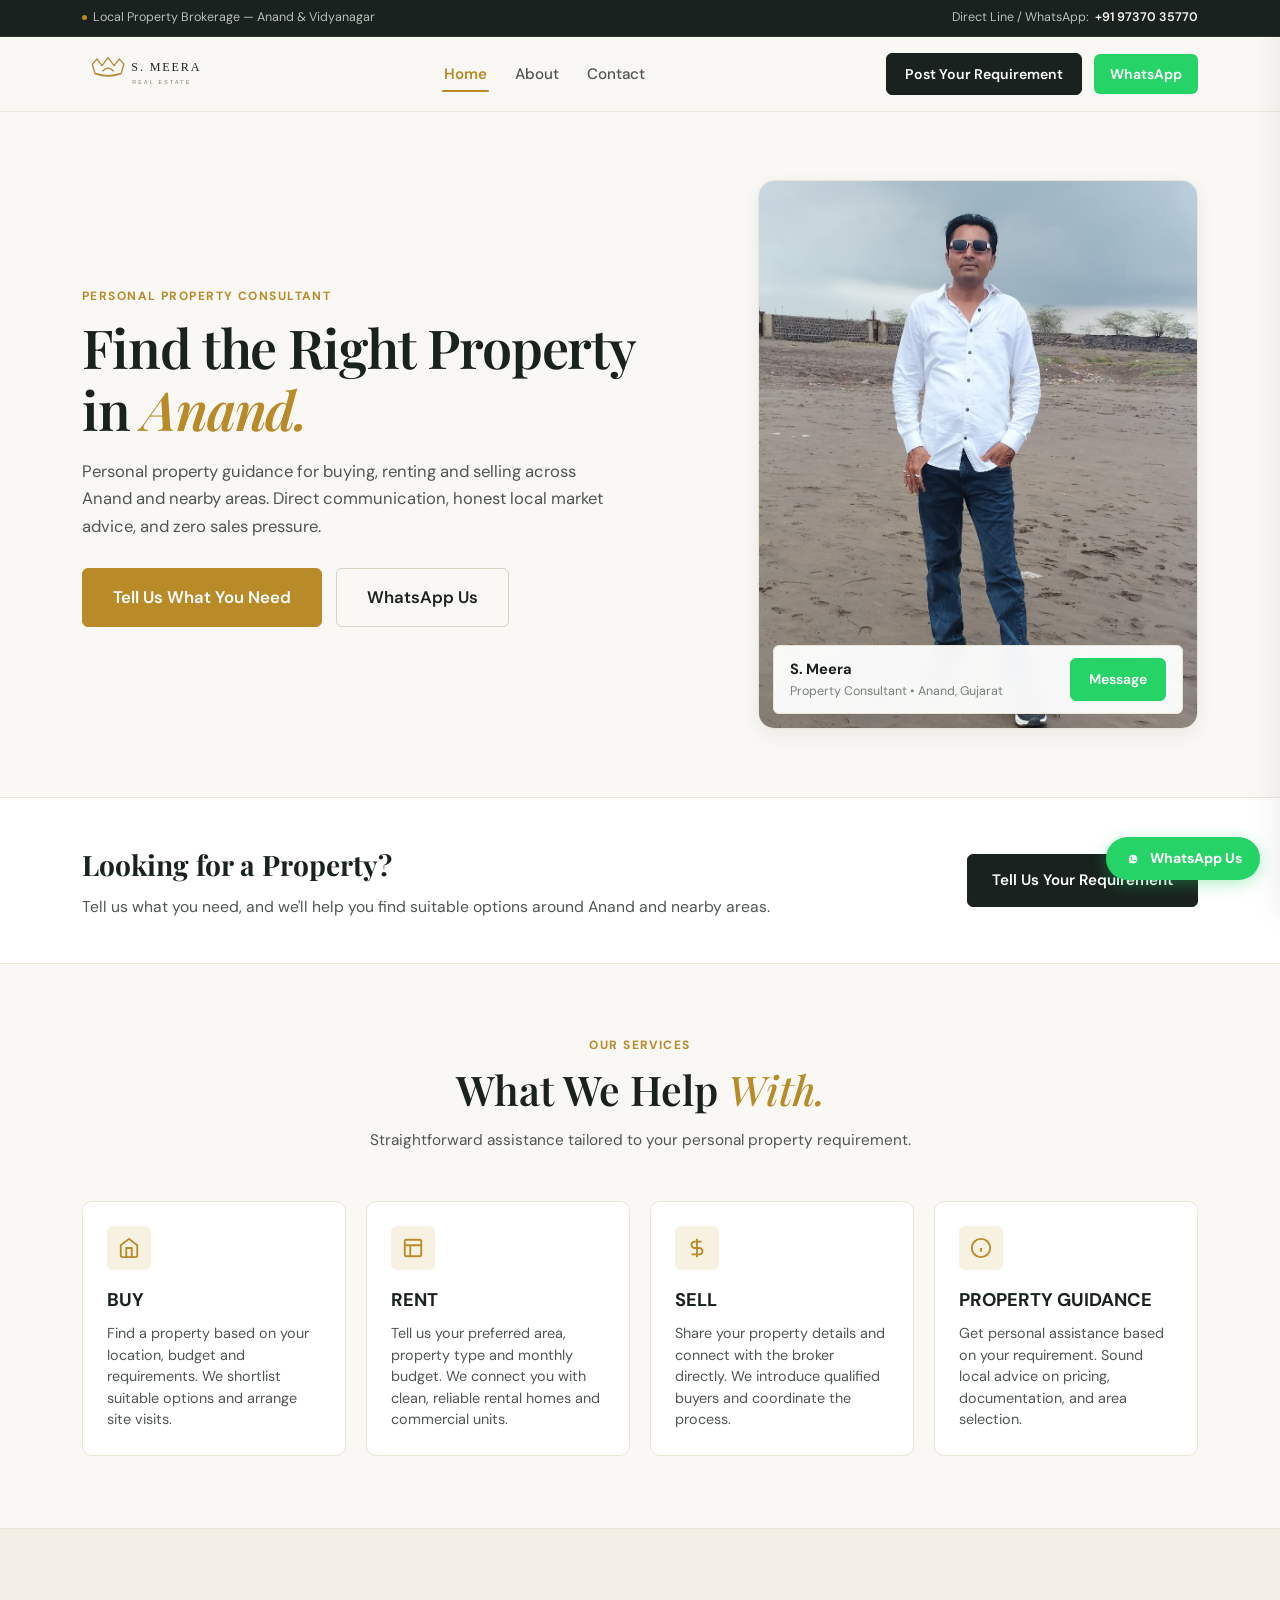
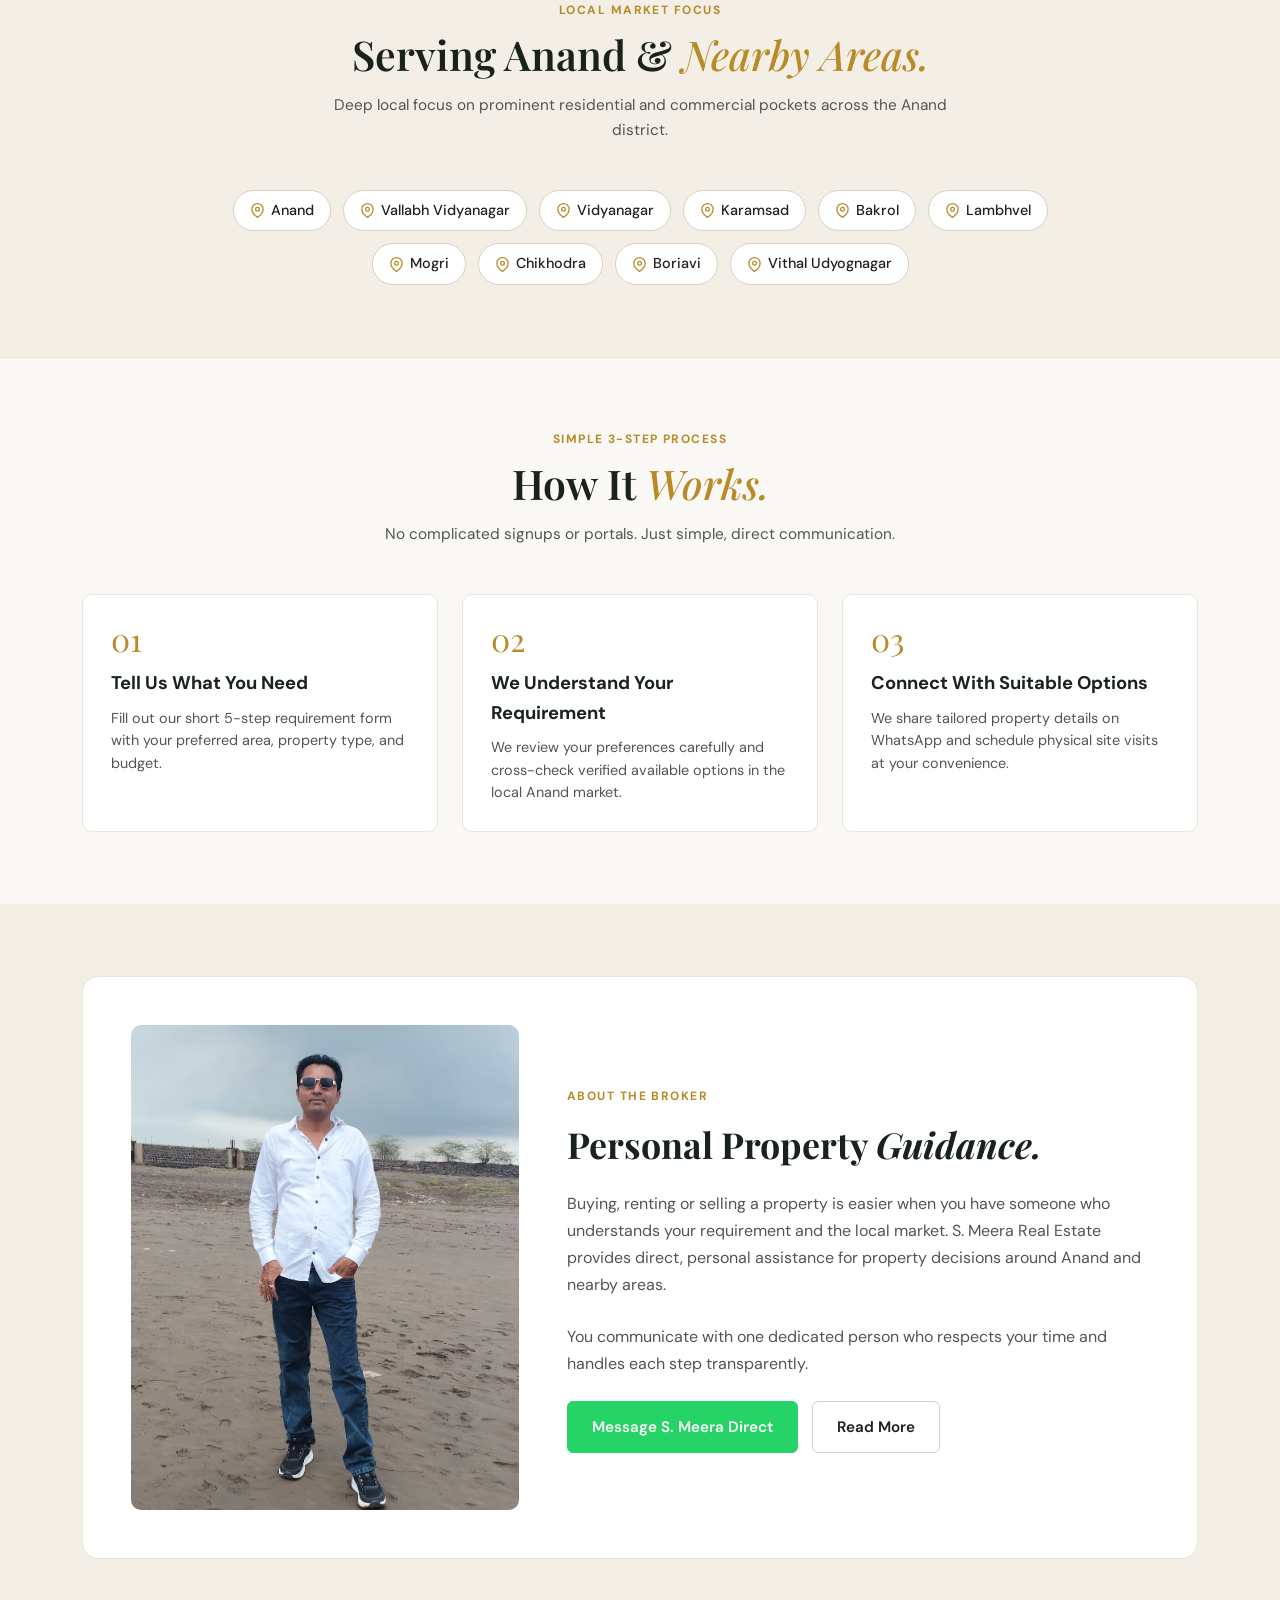
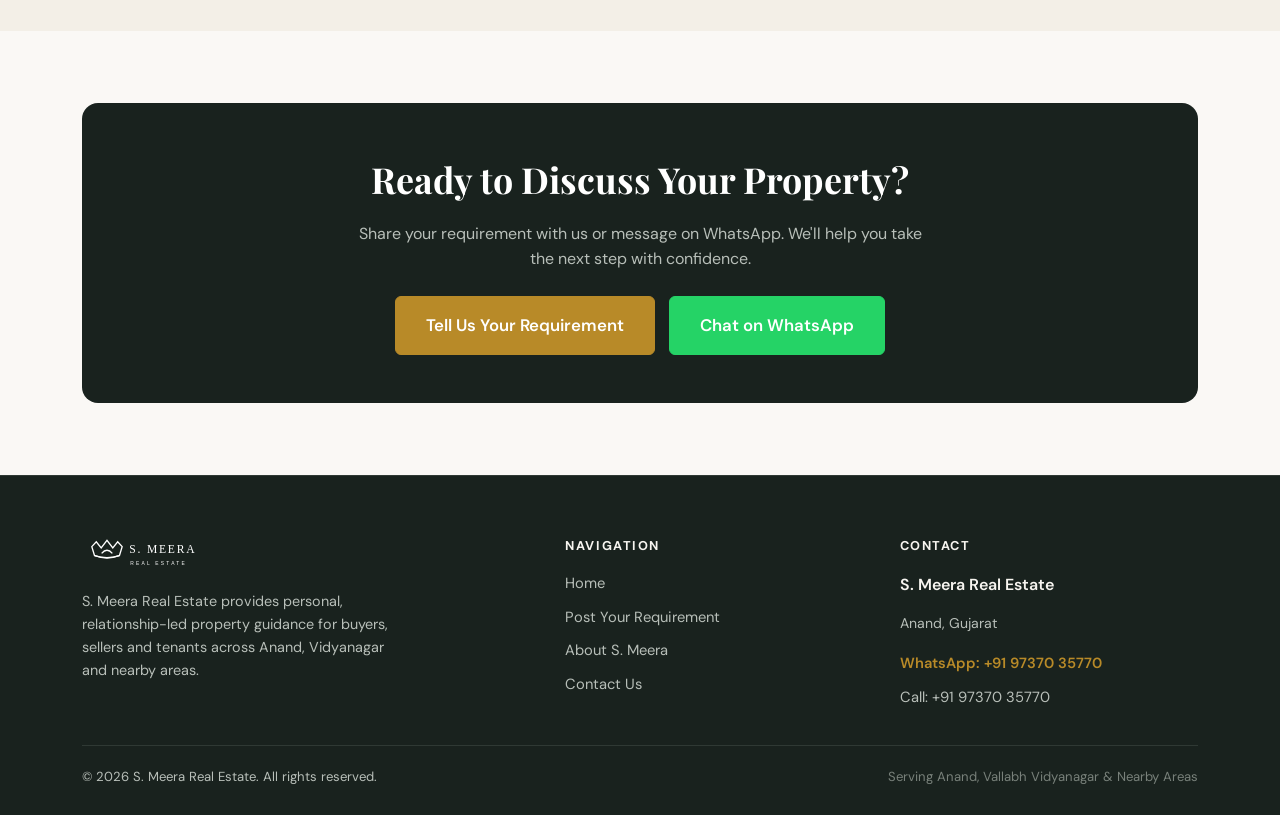
<file: index.html>
<!DOCTYPE html>
<html lang="en">
<head>
  <meta charset="UTF-8" />
  <meta name="viewport" content="width=device-width, initial-scale=1.0" />
  <title>S. Meera Real Estate | Property Consultant in Anand, Gujarat</title>
  <meta name="description" content="Personal property guidance for buying, renting and selling across Anand, Vallabh Vidyanagar, Karamsad, and nearby areas. Connect directly with S. Meera on WhatsApp." />
  
  <!-- Open Graph Meta -->
  <meta property="og:title" content="S. Meera Real Estate | Property Consultant in Anand" />
  <meta property="og:description" content="Personal property guidance for buying, renting, and selling in Anand and nearby areas." />
  <meta property="og:type" content="website" />

  <!-- Google Fonts -->
  <link rel="preconnect" href="https://fonts.googleapis.com">
  <link rel="preconnect" href="https://fonts.gstatic.com" crossorigin>
  <link href="https://fonts.googleapis.com/css2?family=DM+Sans:ital,opsz,wght@0,9..40,400;0,9..40,500;0,9..40,600;0,9..40,700;1,9..40,400;1,9..40,500&family=Playfair+Display:ital,wght@0,500;0,600;0,700;1,500;1,600&display=swap" rel="stylesheet">

  <!-- Favicon -->
  <link rel="icon" type="image/svg+xml" href="assets/logo.svg" />

  <!-- Stylesheets -->
  <link rel="stylesheet" href="css/design-system.css" />
  <link rel="stylesheet" href="css/components.css" />
  <link rel="stylesheet" href="css/pages.css" />
</head>
<body>

  <!-- Top Announcement Bar -->
  <div class="top-bar">
    <div class="container top-bar-inner">
      <div class="top-bar-item">
        <span class="top-bar-dot"></span>
        <span>Local Property Brokerage — Anand & Vidyanagar</span>
      </div>
      <div class="top-bar-item">
        <span>Direct Line / WhatsApp:</span>
        <a href="https://wa.me/919737035770" target="_blank" rel="noopener">+91 97370 35770</a>
      </div>
    </div>
  </div>

  <!-- Global Header -->
  <header class="site-header">
    <div class="container header-inner">
      <a href="index.html" class="brand-link" aria-label="S. Meera Real Estate Home">
        <img src="assets/logo.svg" alt="S. Meera Real Estate" class="brand-logo" />
      </a>

      <!-- Desktop Navigation -->
      <nav class="desktop-nav" aria-label="Main Navigation">
        <a href="index.html" class="nav-link active">Home</a>
        <a href="about.html" class="nav-link">About</a>
        <a href="contact.html" class="nav-link">Contact</a>
      </nav>

      <div class="header-actions">
        <a href="requirements.html" class="btn btn-primary btn-sm">
          <span>Post Your Requirement</span>
        </a>
        <a href="https://wa.me/919737035770?text=Hello%20S.%20Meera%20Real%20Estate%2C%20I%20would%20like%20to%20discuss%20a%20property%20requirement." target="_blank" rel="noopener" class="btn-header-wa" aria-label="Chat on WhatsApp">
          <span>WhatsApp</span>
        </a>
        <button class="menu-toggle" aria-label="Toggle navigation menu" aria-expanded="false">
          <span></span>
          <span></span>
          <span></span>
        </button>
      </div>
    </div>
  </header>

  <!-- Mobile Drawer -->
  <div class="mobile-drawer-overlay"></div>
  <div class="mobile-drawer">
    <div class="mobile-drawer-header">
      <img src="assets/logo.svg" alt="S. Meera Real Estate" style="height: 36px;" />
      <button class="mobile-drawer-close" aria-label="Close menu">✕</button>
    </div>
    <div class="mobile-nav-list">
      <a href="index.html" class="mobile-nav-link active">Home <span>→</span></a>
      <a href="requirements.html" class="mobile-nav-link">Post Your Requirement <span>→</span></a>
      <a href="about.html" class="mobile-nav-link">About <span>→</span></a>
      <a href="contact.html" class="mobile-nav-link">Contact <span>→</span></a>
    </div>
    <div class="mobile-drawer-footer">
      <a href="https://wa.me/919737035770" target="_blank" rel="noopener" class="btn btn-wa btn-full">
        <span>Chat on WhatsApp</span>
      </a>
      <a href="tel:+919737035770" class="btn btn-outline btn-full">
        <span>Call +91 97370 35770</span>
      </a>
    </div>
  </div>

  <main>
    <!-- 1. Hero Section -->
    <section class="hero-simple">
      <div class="container">
        <div class="hero-grid">
          <div class="hero-content">
            <span class="eyebrow">Personal Property Consultant</span>
            <h1>Find the Right Property in <em>Anand.</em></h1>
            <p class="hero-desc">
              Personal property guidance for buying, renting and selling across Anand and nearby areas. Direct communication, honest local market advice, and zero sales pressure.
            </p>
            <div class="hero-actions">
              <a href="requirements.html" class="btn btn-gold btn-lg">
                <span>Tell Us What You Need</span>
              </a>
              <a href="https://wa.me/919737035770?text=Hello%20S.%20Meera%20Real%20Estate%2C%20I%27m%20looking%20for%20property%20guidance%20in%20Anand." target="_blank" rel="noopener" class="btn btn-outline btn-lg">
                <span>WhatsApp Us</span>
              </a>
            </div>
          </div>

          <div class="hero-visual">
            <div class="hero-portrait-frame">
              <img src="assets/broker.jpg" alt="S. Meera - Local Property Broker" class="hero-portrait-img" />
              <div class="hero-portrait-caption">
                <div>
                  <h4>S. Meera</h4>
                  <p>Property Consultant • Anand, Gujarat</p>
                </div>
                <a href="https://wa.me/919737035770" target="_blank" rel="noopener" class="btn btn-wa btn-sm">
                  <span>Message</span>
                </a>
              </div>
            </div>
          </div>
        </div>
      </div>
    </section>

    <!-- 2. Quick Requirement Section -->
    <section class="quick-cta-strip">
      <div class="container">
        <div class="quick-cta-box">
          <div class="quick-cta-content">
            <h2>Looking for a Property?</h2>
            <p>Tell us what you need, and we'll help you find suitable options around Anand and nearby areas.</p>
          </div>
          <a href="requirements.html" class="btn btn-primary">
            <span>Tell Us Your Requirement</span>
          </a>
        </div>
      </div>
    </section>

    <!-- 3. What We Help With -->
    <section class="section">
      <div class="container">
        <div class="section-header-center">
          <span class="eyebrow">Our Services</span>
          <h2 class="section-title">What We Help <em>With.</em></h2>
          <p class="section-subtitle">Straightforward assistance tailored to your personal property requirement.</p>
        </div>

        <div class="services-4-grid">
          <!-- Buy -->
          <div class="service-clean-card">
            <div class="service-clean-icon">
              <svg width="22" height="22" viewBox="0 0 24 24" fill="none" stroke="currentColor" stroke-width="2"><path d="M3 9l9-7 9 7v11a2 2 0 01-2 2H5a2 2 0 01-2-2z"/><polyline points="9 22 9 12 15 12 15 22"/></svg>
            </div>
            <h3>BUY</h3>
            <p>Find a property based on your location, budget and requirements. We shortlist suitable options and arrange site visits.</p>
          </div>

          <!-- Rent -->
          <div class="service-clean-card">
            <div class="service-clean-icon">
              <svg width="22" height="22" viewBox="0 0 24 24" fill="none" stroke="currentColor" stroke-width="2"><rect x="3" y="3" width="18" height="18" rx="2"/><path d="M3 9h18M9 21V9"/></svg>
            </div>
            <h3>RENT</h3>
            <p>Tell us your preferred area, property type and monthly budget. We connect you with clean, reliable rental homes and commercial units.</p>
          </div>

          <!-- Sell -->
          <div class="service-clean-card">
            <div class="service-clean-icon">
              <svg width="22" height="22" viewBox="0 0 24 24" fill="none" stroke="currentColor" stroke-width="2"><path d="M12 2v20M17 5H9.5a3.5 3.5 0 000 7h5a3.5 3.5 0 010 7H6"/></svg>
            </div>
            <h3>SELL</h3>
            <p>Share your property details and connect with the broker directly. We introduce qualified buyers and coordinate the process.</p>
          </div>

          <!-- Guidance -->
          <div class="service-clean-card">
            <div class="service-clean-icon">
              <svg width="22" height="22" viewBox="0 0 24 24" fill="none" stroke="currentColor" stroke-width="2"><circle cx="12" cy="12" r="10"/><path d="M12 16v-4M12 8h.01"/></svg>
            </div>
            <h3>PROPERTY GUIDANCE</h3>
            <p>Get personal assistance based on your requirement. Sound local advice on pricing, documentation, and area selection.</p>
          </div>
        </div>
      </div>
    </section>

    <!-- 4. Local Area Section -->
    <section class="section" style="background-color: var(--bg-subtle); border-top: 1px solid var(--border-light); border-bottom: 1px solid var(--border-light);">
      <div class="container">
        <div class="section-header-center">
          <span class="eyebrow">Local Market Focus</span>
          <h2 class="section-title">Serving Anand & <em>Nearby Areas.</em></h2>
          <p class="section-subtitle">Deep local focus on prominent residential and commercial pockets across the Anand district.</p>
        </div>

        <div class="local-chips-wrap">
          <span class="location-chip">
            <svg width="15" height="15" viewBox="0 0 24 24" fill="none" stroke="currentColor" stroke-width="2"><path d="M21 10c0 7-9 13-9 13s-9-6-9-13a9 9 0 0118 0z"/><circle cx="12" cy="10" r="3"/></svg>
            Anand
          </span>
          <span class="location-chip">
            <svg width="15" height="15" viewBox="0 0 24 24" fill="none" stroke="currentColor" stroke-width="2"><path d="M21 10c0 7-9 13-9 13s-9-6-9-13a9 9 0 0118 0z"/><circle cx="12" cy="10" r="3"/></svg>
            Vallabh Vidyanagar
          </span>
          <span class="location-chip">
            <svg width="15" height="15" viewBox="0 0 24 24" fill="none" stroke="currentColor" stroke-width="2"><path d="M21 10c0 7-9 13-9 13s-9-6-9-13a9 9 0 0118 0z"/><circle cx="12" cy="10" r="3"/></svg>
            Vidyanagar
          </span>
          <span class="location-chip">
            <svg width="15" height="15" viewBox="0 0 24 24" fill="none" stroke="currentColor" stroke-width="2"><path d="M21 10c0 7-9 13-9 13s-9-6-9-13a9 9 0 0118 0z"/><circle cx="12" cy="10" r="3"/></svg>
            Karamsad
          </span>
          <span class="location-chip">
            <svg width="15" height="15" viewBox="0 0 24 24" fill="none" stroke="currentColor" stroke-width="2"><path d="M21 10c0 7-9 13-9 13s-9-6-9-13a9 9 0 0118 0z"/><circle cx="12" cy="10" r="3"/></svg>
            Bakrol
          </span>
          <span class="location-chip">
            <svg width="15" height="15" viewBox="0 0 24 24" fill="none" stroke="currentColor" stroke-width="2"><path d="M21 10c0 7-9 13-9 13s-9-6-9-13a9 9 0 0118 0z"/><circle cx="12" cy="10" r="3"/></svg>
            Lambhvel
          </span>
          <span class="location-chip">
            <svg width="15" height="15" viewBox="0 0 24 24" fill="none" stroke="currentColor" stroke-width="2"><path d="M21 10c0 7-9 13-9 13s-9-6-9-13a9 9 0 0118 0z"/><circle cx="12" cy="10" r="3"/></svg>
            Mogri
          </span>
          <span class="location-chip">
            <svg width="15" height="15" viewBox="0 0 24 24" fill="none" stroke="currentColor" stroke-width="2"><path d="M21 10c0 7-9 13-9 13s-9-6-9-13a9 9 0 0118 0z"/><circle cx="12" cy="10" r="3"/></svg>
            Chikhodra
          </span>
          <span class="location-chip">
            <svg width="15" height="15" viewBox="0 0 24 24" fill="none" stroke="currentColor" stroke-width="2"><path d="M21 10c0 7-9 13-9 13s-9-6-9-13a9 9 0 0118 0z"/><circle cx="12" cy="10" r="3"/></svg>
            Boriavi
          </span>
          <span class="location-chip">
            <svg width="15" height="15" viewBox="0 0 24 24" fill="none" stroke="currentColor" stroke-width="2"><path d="M21 10c0 7-9 13-9 13s-9-6-9-13a9 9 0 0118 0z"/><circle cx="12" cy="10" r="3"/></svg>
            Vithal Udyognagar
          </span>
        </div>
      </div>
    </section>

    <!-- 5. How It Works -->
    <section class="section">
      <div class="container">
        <div class="section-header-center">
          <span class="eyebrow">Simple 3-Step Process</span>
          <h2 class="section-title">How It <em>Works.</em></h2>
          <p class="section-subtitle">No complicated signups or portals. Just simple, direct communication.</p>
        </div>

        <div class="steps-3-grid">
          <div class="step-card">
            <div class="step-card-num">01</div>
            <h3>Tell Us What You Need</h3>
            <p>Fill out our short 5-step requirement form with your preferred area, property type, and budget.</p>
          </div>

          <div class="step-card">
            <div class="step-card-num">02</div>
            <h3>We Understand Your Requirement</h3>
            <p>We review your preferences carefully and cross-check verified available options in the local Anand market.</p>
          </div>

          <div class="step-card">
            <div class="step-card-num">03</div>
            <h3>Connect With Suitable Options</h3>
            <p>We share tailored property details on WhatsApp and schedule physical site visits at your convenience.</p>
          </div>
        </div>
      </div>
    </section>

    <!-- 6. Broker Introduction -->
    <section class="section" style="background-color: var(--bg-subtle);">
      <div class="container">
        <div class="broker-intro-card">
          <div>
            <img src="assets/broker.jpg" alt="S. Meera - Property Consultant" class="broker-intro-img" />
          </div>
          <div class="broker-intro-text">
            <span class="eyebrow">About the Broker</span>
            <h2>Personal Property <em>Guidance.</em></h2>
            <p>
              Buying, renting or selling a property is easier when you have someone who understands your requirement and the local market. S. Meera Real Estate provides direct, personal assistance for property decisions around Anand and nearby areas.
            </p>
            <p>
              You communicate with one dedicated person who respects your time and handles each step transparently.
            </p>
            <div style="display: flex; gap: 14px; flex-wrap: wrap;">
              <a href="https://wa.me/919737035770?text=Hello%20S.%20Meera%2C%20I%20would%20like%20to%20discuss%20a%20property%20matter." target="_blank" rel="noopener" class="btn btn-wa">
                <span>Message S. Meera Direct</span>
              </a>
              <a href="about.html" class="btn btn-outline">
                <span>Read More</span>
              </a>
            </div>
          </div>
        </div>
      </div>
    </section>

    <!-- 7. Call To Action Strip -->
    <section class="section">
      <div class="container">
        <div class="cta-strip">
          <h2>Ready to Discuss Your Property?</h2>
          <p>Share your requirement with us or message on WhatsApp. We'll help you take the next step with confidence.</p>
          <div class="cta-strip-actions">
            <a href="requirements.html" class="btn btn-gold btn-lg">
              <span>Tell Us Your Requirement</span>
            </a>
            <a href="https://wa.me/919737035770?text=Hello%20S.%20Meera%20Real%20Estate%2C%20I%20have%20a%20property%20inquiry." target="_blank" rel="noopener" class="btn btn-wa btn-lg">
              <span>Chat on WhatsApp</span>
            </a>
          </div>
        </div>
      </div>
    </section>
  </main>

  <!-- Global Footer -->
  <footer class="site-footer">
    <div class="container">
      <div class="footer-grid">
        <div class="footer-brand">
          <img src="assets/logo.svg" alt="S. Meera Real Estate" style="height: 40px; filter: brightness(0) invert(1);" />
          <p>S. Meera Real Estate provides personal, relationship-led property guidance for buyers, sellers and tenants across Anand, Vidyanagar and nearby areas.</p>
        </div>

        <div>
          <h4 class="footer-col-title">Navigation</h4>
          <div class="footer-links">
            <a href="index.html">Home</a>
            <a href="requirements.html">Post Your Requirement</a>
            <a href="about.html">About S. Meera</a>
            <a href="contact.html">Contact Us</a>
          </div>
        </div>

        <div>
          <h4 class="footer-col-title">Contact</h4>
          <div class="footer-links">
            <p style="color: var(--text-light); font-weight: 600; margin-bottom: 4px;">S. Meera Real Estate</p>
            <p style="color: var(--text-light-muted); font-size: 0.88rem; margin-bottom: 8px;">Anand, Gujarat</p>
            <a href="https://wa.me/919737035770" target="_blank" rel="noopener" style="color: var(--gold-primary); font-weight: 600;">WhatsApp: +91 97370 35770</a>
            <a href="tel:+919737035770" style="color: var(--text-light-muted);">Call: +91 97370 35770</a>
          </div>
        </div>
      </div>

      <div class="footer-bottom">
        <p>© <span class="current-year"></span> S. Meera Real Estate. All rights reserved.</p>
        <p style="color: var(--text-muted);">Serving Anand, Vallabh Vidyanagar & Nearby Areas</p>
      </div>
    </div>
  </footer>

  <!-- Subtle Floating Mobile WhatsApp Button -->
  <a href="https://wa.me/919737035770?text=Hello%20S.%20Meera%20Real%20Estate%2C%20I%20have%20a%20property%20inquiry." target="_blank" rel="noopener" class="floating-wa-btn" aria-label="Chat with S. Meera on WhatsApp">
    <svg width="18" height="18" viewBox="0 0 24 24" fill="currentColor"><path d="M12.031 6.172c-3.181 0-5.767 2.586-5.768 5.766-.001 1.298.38 2.27 1.019 3.287l-.711 2.598 2.664-.699c.971.53 1.83.81 2.8.81 3.181 0 5.767-2.586 5.768-5.766 0-3.18-2.588-5.766-5.772-5.766zm3.392 8.244c-.144.405-.837.774-1.17.824-.312.045-.694.072-2.128-.52-1.706-.704-2.812-2.45-2.898-2.563-.086-.114-.686-.913-.686-1.742 0-.828.434-1.237.588-1.408.154-.171.341-.214.455-.214.114 0 .227.001.327.006.105.006.246-.04.385.294.144.346.491 1.198.533 1.284.043.086.071.186.014.3-.057.114-.085.185-.171.285-.085.1-.18.223-.257.3-.085.086-.174.179-.075.35.099.171.442.73 1.002 1.229.721.642 1.329.841 1.519.927.19.086.301.072.413-.057.114-.128.484-.563.613-.756.128-.192.257-.16.428-.096.171.064 1.082.51 1.267.603.185.093.308.139.353.217.045.078.045.452-.099.857z"/></svg>
    <span>WhatsApp Us</span>
  </a>

  <!-- Main JavaScript -->
  <script src="js/main.js"></script>
</body>
</html>
</file>
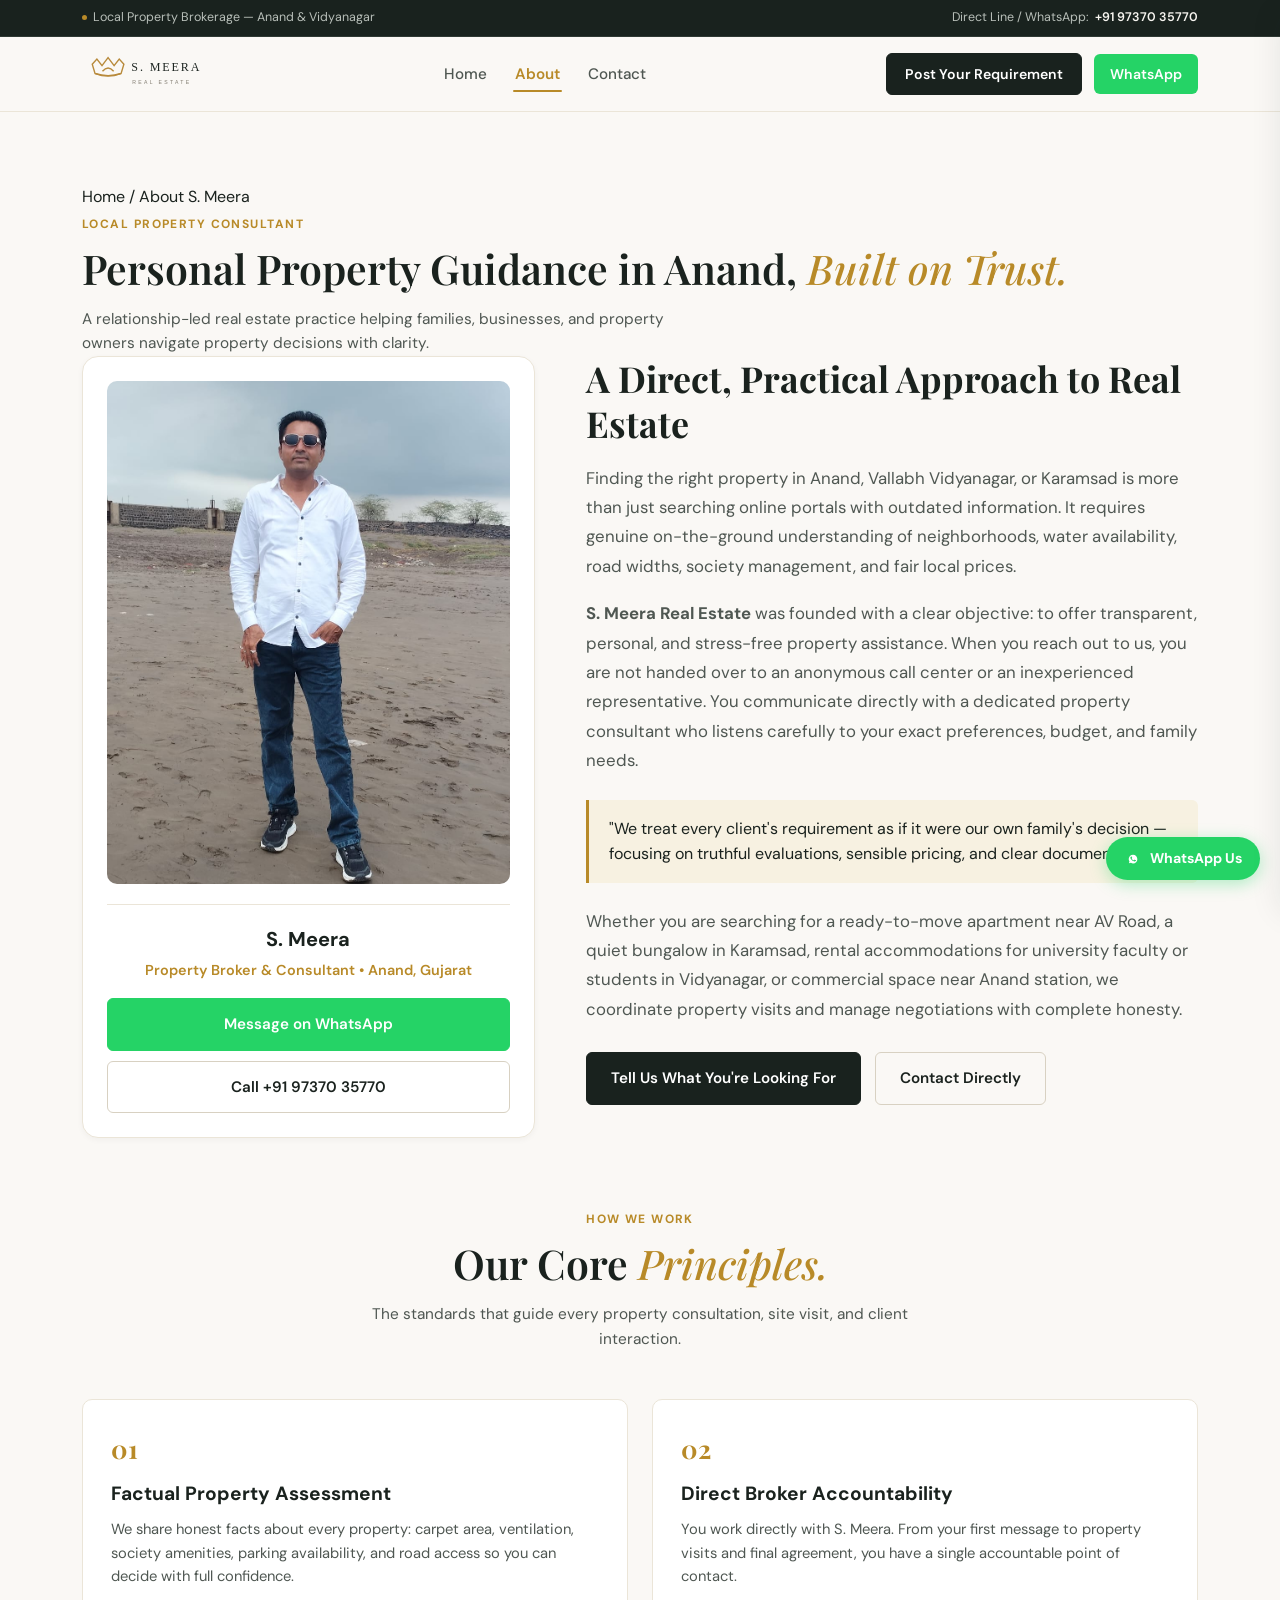
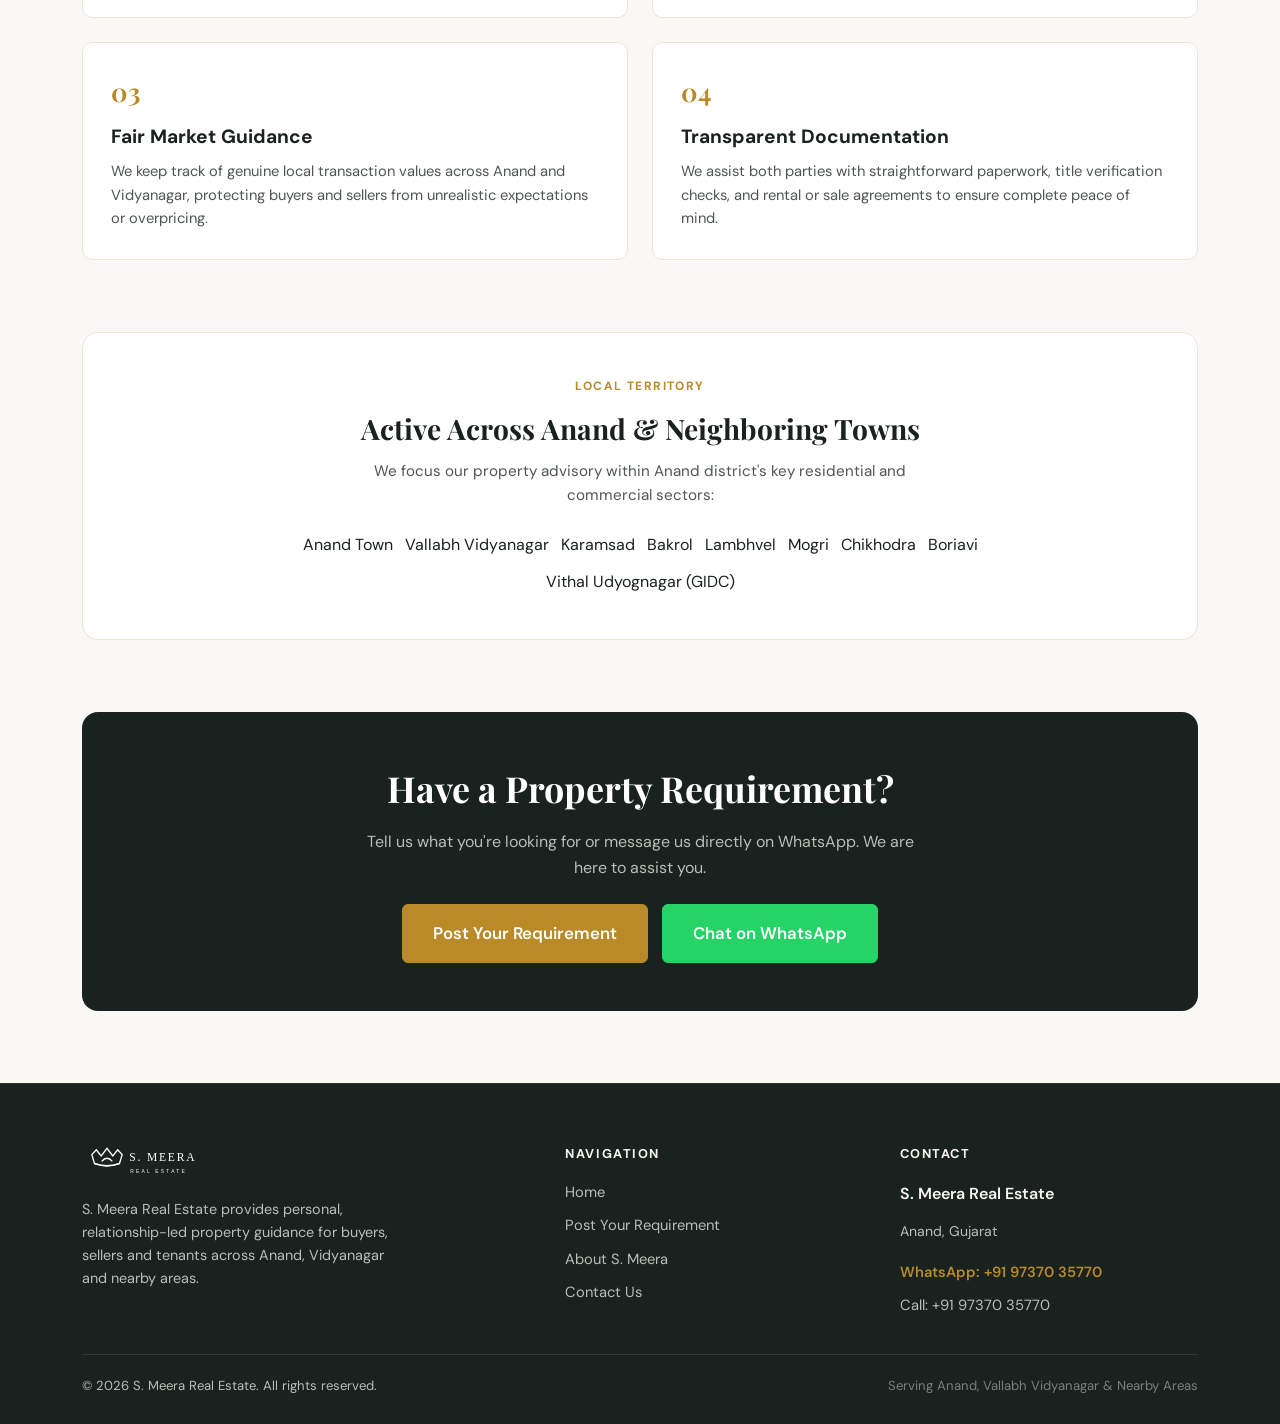
<file: about.html>
<!DOCTYPE html>
<html lang="en">
<head>
  <meta charset="UTF-8" />
  <meta name="viewport" content="width=device-width, initial-scale=1.0" />
  <title>About S. Meera Real Estate | Property Consultant in Anand, Gujarat</title>
  <meta name="description" content="Learn more about S. Meera Real Estate — independent, relationship-led property consultant serving home buyers, tenants, and property owners in Anand, Vidyanagar, and nearby areas." />
  
  <!-- Open Graph Meta -->
  <meta property="og:title" content="About S. Meera Real Estate | Anand, Gujarat" />
  <meta property="og:description" content="Personal property advisory and local broker assistance across Anand and Vidyanagar." />
  <meta property="og:type" content="website" />

  <!-- Google Fonts -->
  <link rel="preconnect" href="https://fonts.googleapis.com">
  <link rel="preconnect" href="https://fonts.gstatic.com" crossorigin>
  <link href="https://fonts.googleapis.com/css2?family=DM+Sans:ital,opsz,wght@0,9..40,400;0,9..40,500;0,9..40,600;0,9..40,700;1,9..40,400;1,9..40,500&family=Playfair+Display:ital,wght@0,500;0,600;0,700;1,500;1,600&display=swap" rel="stylesheet">

  <!-- Favicon -->
  <link rel="icon" type="image/svg+xml" href="assets/logo.svg" />

  <!-- Stylesheets -->
  <link rel="stylesheet" href="css/design-system.css" />
  <link rel="stylesheet" href="css/components.css" />
  <link rel="stylesheet" href="css/pages.css" />
</head>
<body>

  <!-- Top Announcement Bar -->
  <div class="top-bar">
    <div class="container top-bar-inner">
      <div class="top-bar-item">
        <span class="top-bar-dot"></span>
        <span>Local Property Brokerage — Anand & Vidyanagar</span>
      </div>
      <div class="top-bar-item">
        <span>Direct Line / WhatsApp:</span>
        <a href="https://wa.me/919737035770" target="_blank" rel="noopener">+91 97370 35770</a>
      </div>
    </div>
  </div>

  <!-- Global Header -->
  <header class="site-header">
    <div class="container header-inner">
      <a href="index.html" class="brand-link" aria-label="S. Meera Real Estate Home">
        <img src="assets/logo.svg" alt="S. Meera Real Estate" class="brand-logo" />
      </a>

      <!-- Desktop Navigation -->
      <nav class="desktop-nav" aria-label="Main Navigation">
        <a href="index.html" class="nav-link">Home</a>
        <a href="about.html" class="nav-link active">About</a>
        <a href="contact.html" class="nav-link">Contact</a>
      </nav>

      <div class="header-actions">
        <a href="requirements.html" class="btn btn-primary btn-sm">
          <span>Post Your Requirement</span>
        </a>
        <a href="https://wa.me/919737035770?text=Hello%20S.%20Meera%20Real%20Estate%2C%20I%20would%20like%20to%20discuss%20a%20property%20requirement." target="_blank" rel="noopener" class="btn-header-wa" aria-label="Chat on WhatsApp">
          <span>WhatsApp</span>
        </a>
        <button class="menu-toggle" aria-label="Toggle navigation menu" aria-expanded="false">
          <span></span>
          <span></span>
          <span></span>
        </button>
      </div>
    </div>
  </header>

  <!-- Mobile Drawer -->
  <div class="mobile-drawer-overlay"></div>
  <div class="mobile-drawer">
    <div class="mobile-drawer-header">
      <img src="assets/logo.svg" alt="S. Meera Real Estate" style="height: 36px;" />
      <button class="mobile-drawer-close" aria-label="Close menu">✕</button>
    </div>
    <div class="mobile-nav-list">
      <a href="index.html" class="mobile-nav-link">Home <span>→</span></a>
      <a href="requirements.html" class="mobile-nav-link">Post Your Requirement <span>→</span></a>
      <a href="about.html" class="mobile-nav-link active">About <span>→</span></a>
      <a href="contact.html" class="mobile-nav-link">Contact <span>→</span></a>
    </div>
    <div class="mobile-drawer-footer">
      <a href="https://wa.me/919737035770" target="_blank" rel="noopener" class="btn btn-wa btn-full">
        <span>Chat on WhatsApp</span>
      </a>
      <a href="tel:+919737035770" class="btn btn-outline btn-full">
        <span>Call +91 97370 35770</span>
      </a>
    </div>
  </div>

  <main class="section">
    <div class="container">
      <!-- Breadcrumb -->
      <nav class="breadcrumbs" aria-label="Breadcrumb">
        <a href="index.html">Home</a>
        <span class="breadcrumbs-separator">/</span>
        <span class="breadcrumbs-current">About S. Meera</span>
      </nav>

      <!-- Section Header -->
      <div class="section-header">
        <span class="eyebrow">Local Property Consultant</span>
        <h1 class="section-title">Personal Property Guidance in Anand, <em>Built on Trust.</em></h1>
        <p class="section-subtitle">A relationship-led real estate practice helping families, businesses, and property owners navigate property decisions with clarity.</p>
      </div>

      <!-- Broker Profile & Story Grid -->
      <div class="about-grid">
        <!-- Left: Broker Portrait Card -->
        <div class="about-portrait-card">
          <img src="assets/broker.jpg" alt="S. Meera - Real Estate Consultant" class="about-portrait-img" />
          <div class="about-portrait-meta">
            <h3>S. Meera</h3>
            <p>Property Broker & Consultant • Anand, Gujarat</p>
            <div class="about-portrait-actions">
              <a href="https://wa.me/919737035770?text=Hello%20S.%20Meera%2C%20I%20would%20like%20to%20connect%20with%20you%20regarding%20a%20property%20in%20Anand." target="_blank" rel="noopener" class="btn btn-wa btn-full">
                <span>Message on WhatsApp</span>
              </a>
              <a href="tel:+919737035770" class="btn btn-outline btn-full">
                <span>Call +91 97370 35770</span>
              </a>
            </div>
          </div>
        </div>

        <!-- Right: Story & Approach -->
        <div class="about-story">
          <h2>A Direct, Practical Approach to Real Estate</h2>
          <p>
            Finding the right property in Anand, Vallabh Vidyanagar, or Karamsad is more than just searching online portals with outdated information. It requires genuine on-the-ground understanding of neighborhoods, water availability, road widths, society management, and fair local prices.
          </p>
          <p>
            <strong>S. Meera Real Estate</strong> was founded with a clear objective: to offer transparent, personal, and stress-free property assistance. When you reach out to us, you are not handed over to an anonymous call center or an inexperienced representative. You communicate directly with a dedicated property consultant who listens carefully to your exact preferences, budget, and family needs.
          </p>

          <div class="about-story-highlight">
            "We treat every client's requirement as if it were our own family's decision — focusing on truthful evaluations, sensible pricing, and clear documentation."
          </div>

          <p>
            Whether you are searching for a ready-to-move apartment near AV Road, a quiet bungalow in Karamsad, rental accommodations for university faculty or students in Vidyanagar, or commercial space near Anand station, we coordinate property visits and manage negotiations with complete honesty.
          </p>

          <div style="margin-top: 28px; display: flex; gap: 14px; flex-wrap: wrap;">
            <a href="requirements.html" class="btn btn-primary">
              <span>Tell Us What You're Looking For</span>
            </a>
            <a href="contact.html" class="btn btn-outline">
              <span>Contact Directly</span>
            </a>
          </div>
        </div>
      </div>

      <!-- Core Operating Principles -->
      <div style="margin-top: clamp(40px, 6vw, 64px);">
        <div class="section-header-center">
          <span class="eyebrow">How We Work</span>
          <h2 class="section-title">Our Core <em>Principles.</em></h2>
          <p class="section-subtitle">The standards that guide every property consultation, site visit, and client interaction.</p>
        </div>

        <div class="values-4-grid">
          <div class="value-item-card">
            <div class="value-item-num">01</div>
            <h3>Factual Property Assessment</h3>
            <p>We share honest facts about every property: carpet area, ventilation, society amenities, parking availability, and road access so you can decide with full confidence.</p>
          </div>

          <div class="value-item-card">
            <div class="value-item-num">02</div>
            <h3>Direct Broker Accountability</h3>
            <p>You work directly with S. Meera. From your first message to property visits and final agreement, you have a single accountable point of contact.</p>
          </div>

          <div class="value-item-card">
            <div class="value-item-num">03</div>
            <h3>Fair Market Guidance</h3>
            <p>We keep track of genuine local transaction values across Anand and Vidyanagar, protecting buyers and sellers from unrealistic expectations or overpricing.</p>
          </div>

          <div class="value-item-card">
            <div class="value-item-num">04</div>
            <h3>Transparent Documentation</h3>
            <p>We assist both parties with straightforward paperwork, title verification checks, and rental or sale agreements to ensure complete peace of mind.</p>
          </div>
        </div>
      </div>

      <!-- Local Focus Areas -->
      <div style="background-color: var(--bg-surface); border: 1px solid var(--border-light); border-radius: var(--radius-lg); padding: clamp(28px, 4vw, 44px); margin-bottom: clamp(48px, 6vw, 72px);">
        <div class="section-header-center" style="margin-bottom: 24px;">
          <span class="eyebrow">Local Territory</span>
          <h3 style="font-family: var(--font-serif); font-size: clamp(1.5rem, 2.2vw, 1.9rem); margin-bottom: 8px;">Active Across Anand & Neighboring Towns</h3>
          <p style="color: var(--text-secondary); font-size: 0.95rem; max-width: 620px; margin: 0 auto;">
            We focus our property advisory within Anand district's key residential and commercial sectors:
          </p>
        </div>

        <div class="local-chips-wrap">
          <span class="chip chip-static">Anand Town</span>
          <span class="chip chip-static">Vallabh Vidyanagar</span>
          <span class="chip chip-static">Karamsad</span>
          <span class="chip chip-static">Bakrol</span>
          <span class="chip chip-static">Lambhvel</span>
          <span class="chip chip-static">Mogri</span>
          <span class="chip chip-static">Chikhodra</span>
          <span class="chip chip-static">Boriavi</span>
          <span class="chip chip-static">Vithal Udyognagar (GIDC)</span>
        </div>
      </div>

      <!-- Call to Action Strip -->
      <div class="cta-strip">
        <h2>Have a Property Requirement?</h2>
        <p>Tell us what you're looking for or message us directly on WhatsApp. We are here to assist you.</p>
        <div class="cta-strip-actions">
          <a href="requirements.html" class="btn btn-gold btn-lg">
            <span>Post Your Requirement</span>
          </a>
          <a href="https://wa.me/919737035770?text=Hello%20S.%20Meera%20Real%20Estate%2C%20I%20have%20a%20property%20question." target="_blank" rel="noopener" class="btn btn-wa btn-lg">
            <span>Chat on WhatsApp</span>
          </a>
        </div>
      </div>
    </div>
  </main>

  <!-- Global Footer -->
  <footer class="site-footer">
    <div class="container">
      <div class="footer-grid">
        <div class="footer-brand">
          <img src="assets/logo.svg" alt="S. Meera Real Estate" style="height: 40px; filter: brightness(0) invert(1);" />
          <p>S. Meera Real Estate provides personal, relationship-led property guidance for buyers, sellers and tenants across Anand, Vidyanagar and nearby areas.</p>
        </div>

        <div>
          <h4 class="footer-col-title">Navigation</h4>
          <div class="footer-links">
            <a href="index.html">Home</a>
            <a href="requirements.html">Post Your Requirement</a>
            <a href="about.html">About S. Meera</a>
            <a href="contact.html">Contact Us</a>
          </div>
        </div>

        <div>
          <h4 class="footer-col-title">Contact</h4>
          <div class="footer-links">
            <p style="color: var(--text-light); font-weight: 600; margin-bottom: 4px;">S. Meera Real Estate</p>
            <p style="color: var(--text-light-muted); font-size: 0.88rem; margin-bottom: 8px;">Anand, Gujarat</p>
            <a href="https://wa.me/919737035770" target="_blank" rel="noopener" style="color: var(--gold-primary); font-weight: 600;">WhatsApp: +91 97370 35770</a>
            <a href="tel:+919737035770" style="color: var(--text-light-muted);">Call: +91 97370 35770</a>
          </div>
        </div>
      </div>

      <div class="footer-bottom">
        <p>© <span class="current-year"></span> S. Meera Real Estate. All rights reserved.</p>
        <p style="color: var(--text-muted);">Serving Anand, Vallabh Vidyanagar & Nearby Areas</p>
      </div>
    </div>
  </footer>

  <!-- Subtle Floating Mobile WhatsApp Button -->
  <a href="https://wa.me/919737035770?text=Hello%20S.%20Meera%20Real%20Estate%2C%20I%20have%20a%20property%20inquiry." target="_blank" rel="noopener" class="floating-wa-btn" aria-label="Chat with S. Meera on WhatsApp">
    <svg width="18" height="18" viewBox="0 0 24 24" fill="currentColor"><path d="M12.031 6.172c-3.181 0-5.767 2.586-5.768 5.766-.001 1.298.38 2.27 1.019 3.287l-.711 2.598 2.664-.699c.971.53 1.83.81 2.8.81 3.181 0 5.767-2.586 5.768-5.766 0-3.18-2.588-5.766-5.772-5.766zm3.392 8.244c-.144.405-.837.774-1.17.824-.312.045-.694.072-2.128-.52-1.706-.704-2.812-2.45-2.898-2.563-.086-.114-.686-.913-.686-1.742 0-.828.434-1.237.588-1.408.154-.171.341-.214.455-.214.114 0 .227.001.327.006.105.006.246-.04.385.294.144.346.491 1.198.533 1.284.043.086.071.186.014.3-.057.114-.085.185-.171.285-.085.1-.18.223-.257.3-.085.086-.174.179-.075.35.099.171.442.73 1.002 1.229.721.642 1.329.841 1.519.927.19.086.301.072.413-.057.114-.128.484-.563.613-.756.128-.192.257-.16.428-.096.171.064 1.082.51 1.267.603.185.093.308.139.353.217.045.078.045.452-.099.857z"/></svg>
    <span>WhatsApp Us</span>
  </a>

  <!-- Main JavaScript -->
  <script src="js/main.js"></script>
</body>
</html>
</file>
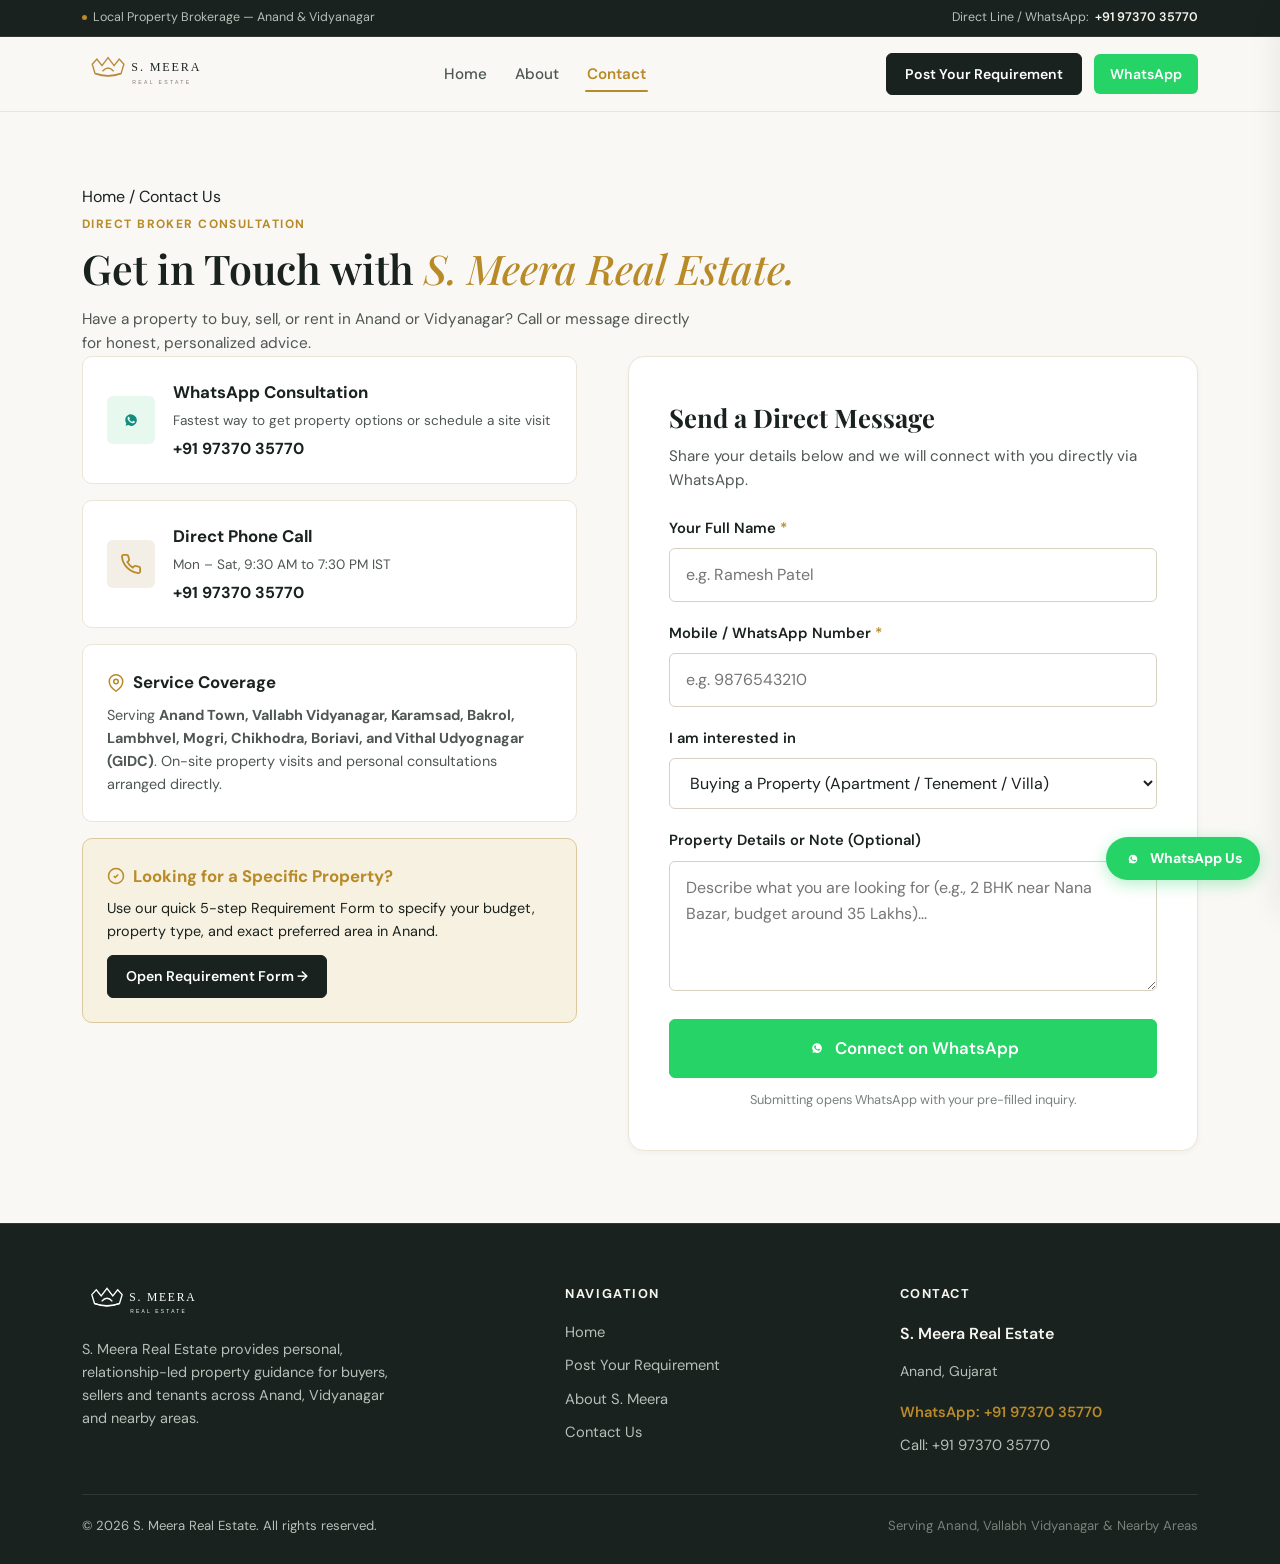
<file: contact.html>
<!DOCTYPE html>
<html lang="en">
<head>
  <meta charset="UTF-8" />
  <meta name="viewport" content="width=device-width, initial-scale=1.0" />
  <title>Contact S. Meera Real Estate | Property Consultant in Anand, Gujarat</title>
  <meta name="description" content="Contact S. Meera Real Estate in Anand, Gujarat. Call or WhatsApp +91 97370 35770 for residential, commercial, or plot inquiries across Anand and Vidyanagar." />
  
  <!-- Open Graph Meta -->
  <meta property="og:title" content="Contact S. Meera Real Estate | Anand, Gujarat" />
  <meta property="og:description" content="Direct broker contact via WhatsApp and phone for property inquiries in Anand and Vidyanagar." />
  <meta property="og:type" content="website" />

  <!-- Google Fonts -->
  <link rel="preconnect" href="https://fonts.googleapis.com">
  <link rel="preconnect" href="https://fonts.gstatic.com" crossorigin>
  <link href="https://fonts.googleapis.com/css2?family=DM+Sans:ital,opsz,wght@0,9..40,400;0,9..40,500;0,9..40,600;0,9..40,700;1,9..40,400;1,9..40,500&family=Playfair+Display:ital,wght@0,500;0,600;0,700;1,500;1,600&display=swap" rel="stylesheet">

  <!-- Favicon -->
  <link rel="icon" type="image/svg+xml" href="assets/logo.svg" />

  <!-- Stylesheets -->
  <link rel="stylesheet" href="css/design-system.css" />
  <link rel="stylesheet" href="css/components.css" />
  <link rel="stylesheet" href="css/pages.css" />
</head>
<body>

  <!-- Top Announcement Bar -->
  <div class="top-bar">
    <div class="container top-bar-inner">
      <div class="top-bar-item">
        <span class="top-bar-dot"></span>
        <span>Local Property Brokerage — Anand & Vidyanagar</span>
      </div>
      <div class="top-bar-item">
        <span>Direct Line / WhatsApp:</span>
        <a href="https://wa.me/919737035770" target="_blank" rel="noopener">+91 97370 35770</a>
      </div>
    </div>
  </div>

  <!-- Global Header -->
  <header class="site-header">
    <div class="container header-inner">
      <a href="index.html" class="brand-link" aria-label="S. Meera Real Estate Home">
        <img src="assets/logo.svg" alt="S. Meera Real Estate" class="brand-logo" />
      </a>

      <!-- Desktop Navigation -->
      <nav class="desktop-nav" aria-label="Main Navigation">
        <a href="index.html" class="nav-link">Home</a>
        <a href="about.html" class="nav-link">About</a>
        <a href="contact.html" class="nav-link active">Contact</a>
      </nav>

      <div class="header-actions">
        <a href="requirements.html" class="btn btn-primary btn-sm">
          <span>Post Your Requirement</span>
        </a>
        <a href="https://wa.me/919737035770?text=Hello%20S.%20Meera%20Real%20Estate%2C%20I%20would%20like%20to%20discuss%20a%20property%20requirement." target="_blank" rel="noopener" class="btn-header-wa" aria-label="Chat on WhatsApp">
          <span>WhatsApp</span>
        </a>
        <button class="menu-toggle" aria-label="Toggle navigation menu" aria-expanded="false">
          <span></span>
          <span></span>
          <span></span>
        </button>
      </div>
    </div>
  </header>

  <!-- Mobile Drawer -->
  <div class="mobile-drawer-overlay"></div>
  <div class="mobile-drawer">
    <div class="mobile-drawer-header">
      <img src="assets/logo.svg" alt="S. Meera Real Estate" style="height: 36px;" />
      <button class="mobile-drawer-close" aria-label="Close menu">✕</button>
    </div>
    <div class="mobile-nav-list">
      <a href="index.html" class="mobile-nav-link">Home <span>→</span></a>
      <a href="requirements.html" class="mobile-nav-link">Post Your Requirement <span>→</span></a>
      <a href="about.html" class="mobile-nav-link">About <span>→</span></a>
      <a href="contact.html" class="mobile-nav-link active">Contact <span>→</span></a>
    </div>
    <div class="mobile-drawer-footer">
      <a href="https://wa.me/919737035770" target="_blank" rel="noopener" class="btn btn-wa btn-full">
        <span>Chat on WhatsApp</span>
      </a>
      <a href="tel:+919737035770" class="btn btn-outline btn-full">
        <span>Call +91 97370 35770</span>
      </a>
    </div>
  </div>

  <main class="section">
    <div class="container">
      <!-- Breadcrumb -->
      <nav class="breadcrumbs" aria-label="Breadcrumb">
        <a href="index.html">Home</a>
        <span class="breadcrumbs-separator">/</span>
        <span class="breadcrumbs-current">Contact Us</span>
      </nav>

      <!-- Section Header -->
      <div class="section-header">
        <span class="eyebrow">Direct Broker Consultation</span>
        <h1 class="section-title">Get in Touch with <em>S. Meera Real Estate.</em></h1>
        <p class="section-subtitle">Have a property to buy, sell, or rent in Anand or Vidyanagar? Call or message directly for honest, personalized advice.</p>
      </div>

      <!-- Contact Layout (2-Columns) -->
      <div class="contact-layout">
        <!-- Left: Direct Action Cards & Local Service Box -->
        <div class="contact-direct-stack">
          <!-- WhatsApp Card -->
          <a href="https://wa.me/919737035770?text=Hello%20S.%20Meera%20Real%20Estate%2C%20I%20would%20like%20to%20consult%20regarding%20a%20property." target="_blank" rel="noopener" class="contact-action-card wa-card">
            <div class="contact-action-icon">
              <svg width="24" height="24" viewBox="0 0 24 24" fill="currentColor"><path d="M12.031 6.172c-3.181 0-5.767 2.586-5.768 5.766-.001 1.298.38 2.27 1.019 3.287l-.711 2.598 2.664-.699c.971.53 1.83.81 2.8.81 3.181 0 5.767-2.586 5.768-5.766 0-3.18-2.588-5.766-5.772-5.766zm3.392 8.244c-.144.405-.837.774-1.17.824-.312.045-.694.072-2.128-.52-1.706-.704-2.812-2.45-2.898-2.563-.086-.114-.686-.913-.686-1.742 0-.828.434-1.237.588-1.408.154-.171.341-.214.455-.214.114 0 .227.001.327.006.105.006.246-.04.385.294.144.346.491 1.198.533 1.284.043.086.071.186.014.3-.057.114-.085.185-.171.285-.085.1-.18.223-.257.3-.085.086-.174.179-.075.35.099.171.442.73 1.002 1.229.721.642 1.329.841 1.519.927.19.086.301.072.413-.057.114-.128.484-.563.613-.756.128-.192.257-.16.428-.096.171.064 1.082.51 1.267.603.185.093.308.139.353.217.045.078.045.452-.099.857z"/></svg>
            </div>
            <div class="contact-action-info">
              <h4>WhatsApp Consultation</h4>
              <p>Fastest way to get property options or schedule a site visit</p>
              <div class="contact-action-val">+91 97370 35770</div>
            </div>
          </a>

          <!-- Direct Call Card -->
          <a href="tel:+919737035770" class="contact-action-card">
            <div class="contact-action-icon">
              <svg width="22" height="22" viewBox="0 0 24 24" fill="none" stroke="currentColor" stroke-width="2"><path d="M22 16.92v3a2 2 0 01-2.18 2 19.79 19.79 0 01-8.63-3.07 19.5 19.5 0 01-6-6 19.79 19.79 0 01-3.07-8.67A2 2 0 014.11 2h3a2 2 0 012 1.72 12.84 12.84 0 00.7 2.81 2 2 0 01-.45 2.11L8.09 9.91a16 16 0 006 6l1.27-1.27a2 2 0 012.11-.45 12.84 12.84 0 002.81.7A2 2 0 0122 16.92z"/></svg>
            </div>
            <div class="contact-action-info">
              <h4>Direct Phone Call</h4>
              <p>Mon – Sat, 9:30 AM to 7:30 PM IST</p>
              <div class="contact-action-val">+91 97370 35770</div>
            </div>
          </a>

          <!-- Service Territory Card -->
          <div class="contact-location-box">
            <h4>
              <svg width="18" height="18" viewBox="0 0 24 24" fill="none" stroke="var(--gold-primary)" stroke-width="2"><path d="M21 10c0 7-9 13-9 13s-9-6-9-13a9 9 0 0 1 18 0z"/><circle cx="12" cy="10" r="3"/></svg>
              <span>Service Coverage</span>
            </h4>
            <p>
              Serving <strong>Anand Town, Vallabh Vidyanagar, Karamsad, Bakrol, Lambhvel, Mogri, Chikhodra, Boriavi, and Vithal Udyognagar (GIDC)</strong>. On-site property visits and personal consultations arranged directly.
            </p>
          </div>

          <!-- Wizard Card Link -->
          <div class="contact-location-box" style="background-color: var(--gold-light); border-color: var(--gold-border);">
            <h4 style="color: var(--gold-primary);">
              <svg width="18" height="18" viewBox="0 0 24 24" fill="none" stroke="currentColor" stroke-width="2"><circle cx="12" cy="12" r="10"/><path d="m9 12 2 2 4-4"/></svg>
              <span>Looking for a Specific Property?</span>
            </h4>
            <p style="margin-bottom: 12px; color: var(--text-primary);">
              Use our quick 5-step Requirement Form to specify your budget, property type, and exact preferred area in Anand.
            </p>
            <a href="requirements.html" class="btn btn-primary btn-sm">
              <span>Open Requirement Form →</span>
            </a>
          </div>
        </div>

        <!-- Right: Inquiry Form Card -->
        <div class="contact-form-card">
          <h2 style="font-family: var(--font-serif); font-size: 1.6rem; margin-bottom: 6px;">Send a Direct Message</h2>
          <p style="color: var(--text-secondary); font-size: 0.95rem; margin-bottom: 24px;">Share your details below and we will connect with you directly via WhatsApp.</p>

          <form id="simple-contact-form">
            <div class="form-group">
              <label class="form-label" for="contact-name">Your Full Name <span style="color: var(--gold-primary);">*</span></label>
              <input type="text" id="contact-name" class="form-input" placeholder="e.g. Ramesh Patel" required />
            </div>

            <div class="form-group">
              <label class="form-label" for="contact-phone">Mobile / WhatsApp Number <span style="color: var(--gold-primary);">*</span></label>
              <input type="tel" id="contact-phone" class="form-input" placeholder="e.g. 9876543210" required />
            </div>

            <div class="form-group">
              <label class="form-label" for="contact-service">I am interested in</label>
              <select id="contact-service" class="form-select">
                <option value="Buying a Property (Apartment / Tenement / Villa)">Buying a Property (Apartment / Tenement / Villa)</option>
                <option value="Renting a Home in Anand / Vidyanagar">Renting a Home in Anand / Vidyanagar</option>
                <option value="Commercial Space / Shop / Office">Commercial Space / Shop / Office</option>
                <option value="Selling My Property in Anand / Vidyanagar">Selling My Property in Anand / Vidyanagar</option>
                <option value="Plot / Land Purchase or Sale">Plot / Land Purchase or Sale</option>
                <option value="General Property Guidance">General Property Guidance</option>
              </select>
            </div>

            <div class="form-group">
              <label class="form-label" for="contact-message">Property Details or Note <span class="optional">(Optional)</span></label>
              <textarea id="contact-message" class="form-textarea" placeholder="Describe what you are looking for (e.g., 2 BHK near Nana Bazar, budget around 35 Lakhs)..." rows="4"></textarea>
            </div>

            <button type="submit" class="btn btn-wa btn-full btn-lg">
              <svg width="20" height="20" viewBox="0 0 24 24" fill="currentColor"><path d="M12.031 6.172c-3.181 0-5.767 2.586-5.768 5.766-.001 1.298.38 2.27 1.019 3.287l-.711 2.598 2.664-.699c.971.53 1.83.81 2.8.81 3.181 0 5.767-2.586 5.768-5.766 0-3.18-2.588-5.766-5.772-5.766zm3.392 8.244c-.144.405-.837.774-1.17.824-.312.045-.694.072-2.128-.52-1.706-.704-2.812-2.45-2.898-2.563-.086-.114-.686-.913-.686-1.742 0-.828.434-1.237.588-1.408.154-.171.341-.214.455-.214.114 0 .227.001.327.006.105.006.246-.04.385.294.144.346.491 1.198.533 1.284.043.086.071.186.014.3-.057.114-.085.185-.171.285-.085.1-.18.223-.257.3-.085.086-.174.179-.075.35.099.171.442.73 1.002 1.229.721.642 1.329.841 1.519.927.19.086.301.072.413-.057.114-.128.484-.563.613-.756.128-.192.257-.16.428-.096.171.064 1.082.51 1.267.603.185.093.308.139.353.217.045.078.045.452-.099.857z"/></svg>
              <span>Connect on WhatsApp</span>
            </button>
            <p style="font-size: 0.8rem; color: var(--text-muted); text-align: center; margin-top: 12px;">
              Submitting opens WhatsApp with your pre-filled inquiry.
            </p>
          </form>
        </div>
      </div>
    </div>
  </main>

  <!-- Global Footer -->
  <footer class="site-footer">
    <div class="container">
      <div class="footer-grid">
        <div class="footer-brand">
          <img src="assets/logo.svg" alt="S. Meera Real Estate" style="height: 40px; filter: brightness(0) invert(1);" />
          <p>S. Meera Real Estate provides personal, relationship-led property guidance for buyers, sellers and tenants across Anand, Vidyanagar and nearby areas.</p>
        </div>

        <div>
          <h4 class="footer-col-title">Navigation</h4>
          <div class="footer-links">
            <a href="index.html">Home</a>
            <a href="requirements.html">Post Your Requirement</a>
            <a href="about.html">About S. Meera</a>
            <a href="contact.html">Contact Us</a>
          </div>
        </div>

        <div>
          <h4 class="footer-col-title">Contact</h4>
          <div class="footer-links">
            <p style="color: var(--text-light); font-weight: 600; margin-bottom: 4px;">S. Meera Real Estate</p>
            <p style="color: var(--text-light-muted); font-size: 0.88rem; margin-bottom: 8px;">Anand, Gujarat</p>
            <a href="https://wa.me/919737035770" target="_blank" rel="noopener" style="color: var(--gold-primary); font-weight: 600;">WhatsApp: +91 97370 35770</a>
            <a href="tel:+919737035770" style="color: var(--text-light-muted);">Call: +91 97370 35770</a>
          </div>
        </div>
      </div>

      <div class="footer-bottom">
        <p>© <span class="current-year"></span> S. Meera Real Estate. All rights reserved.</p>
        <p style="color: var(--text-muted);">Serving Anand, Vallabh Vidyanagar & Nearby Areas</p>
      </div>
    </div>
  </footer>

  <!-- Subtle Floating Mobile WhatsApp Button -->
  <a href="https://wa.me/919737035770?text=Hello%20S.%20Meera%20Real%20Estate%2C%20I%20have%20a%20property%20inquiry." target="_blank" rel="noopener" class="floating-wa-btn" aria-label="Chat with S. Meera on WhatsApp">
    <svg width="18" height="18" viewBox="0 0 24 24" fill="currentColor"><path d="M12.031 6.172c-3.181 0-5.767 2.586-5.768 5.766-.001 1.298.38 2.27 1.019 3.287l-.711 2.598 2.664-.699c.971.53 1.83.81 2.8.81 3.181 0 5.767-2.586 5.768-5.766 0-3.18-2.588-5.766-5.772-5.766zm3.392 8.244c-.144.405-.837.774-1.17.824-.312.045-.694.072-2.128-.52-1.706-.704-2.812-2.45-2.898-2.563-.086-.114-.686-.913-.686-1.742 0-.828.434-1.237.588-1.408.154-.171.341-.214.455-.214.114 0 .227.001.327.006.105.006.246-.04.385.294.144.346.491 1.198.533 1.284.043.086.071.186.014.3-.057.114-.085.185-.171.285-.085.1-.18.223-.257.3-.085.086-.174.179-.075.35.099.171.442.73 1.002 1.229.721.642 1.329.841 1.519.927.19.086.301.072.413-.057.114-.128.484-.563.613-.756.128-.192.257-.16.428-.096.171.064 1.082.51 1.267.603.185.093.308.139.353.217.045.078.045.452-.099.857z"/></svg>
    <span>WhatsApp Us</span>
  </a>

  <!-- Main JavaScript -->
  <script src="js/main.js"></script>
</body>
</html>
</file>
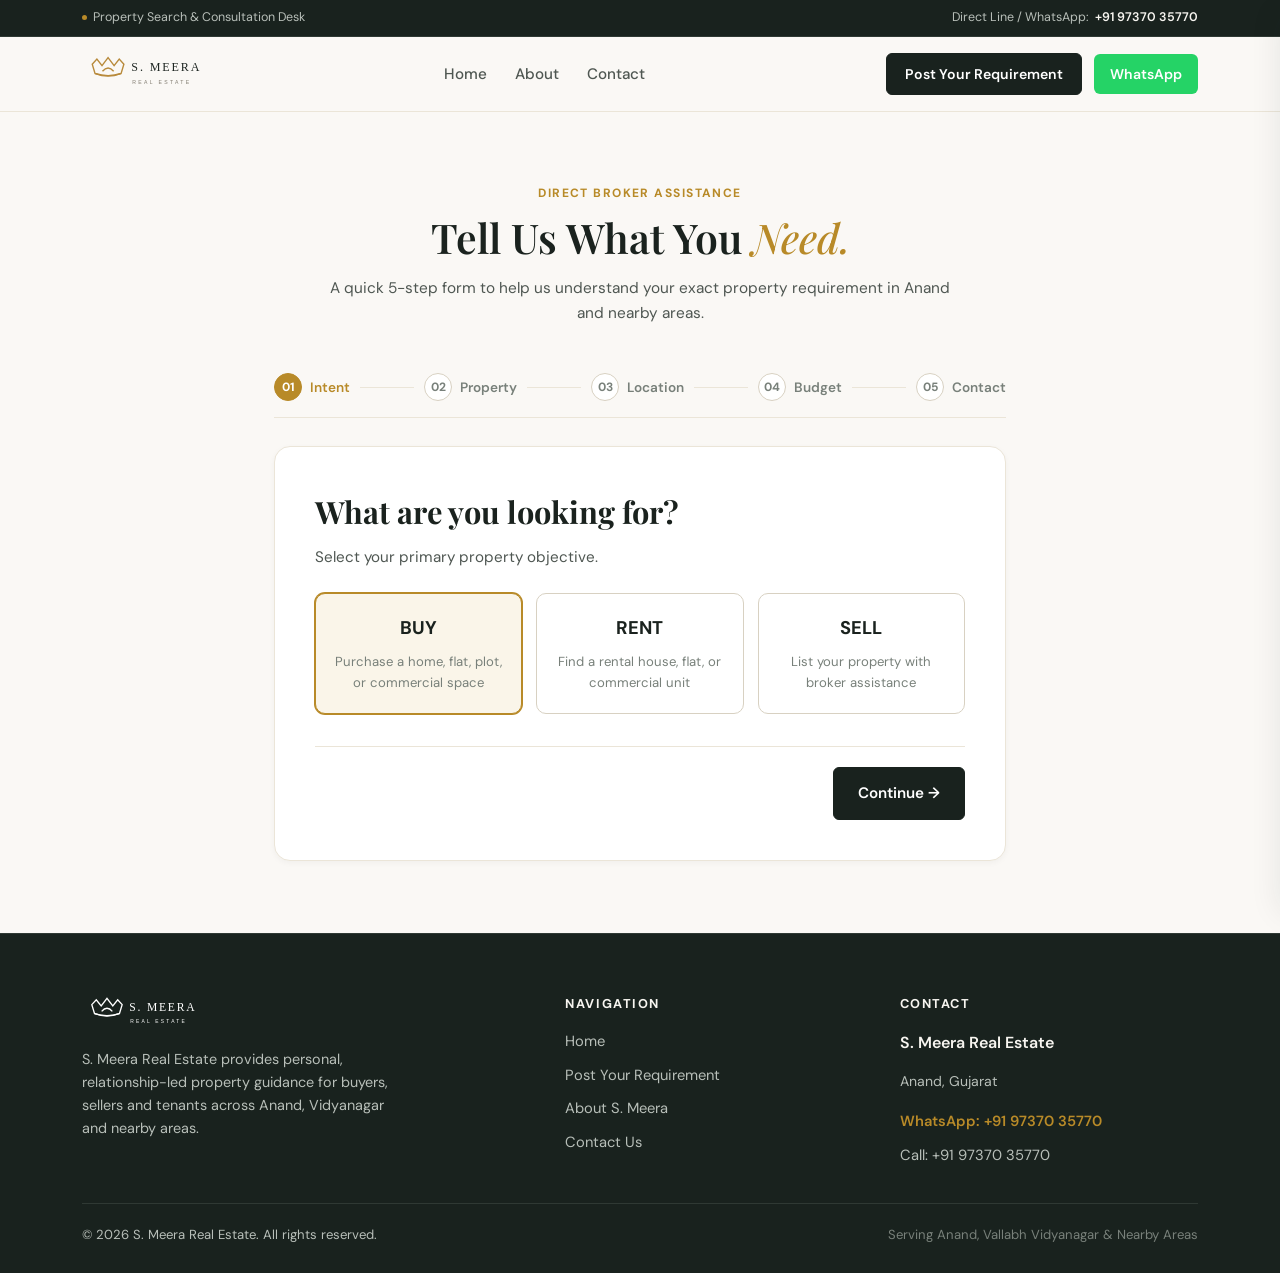
<file: requirements.html>
<!DOCTYPE html>
<html lang="en">
<head>
  <meta charset="UTF-8" />
  <meta name="viewport" content="width=device-width, initial-scale=1.0" />
  <title>Property Requirement Form | S. Meera Real Estate — Anand</title>
  <meta name="description" content="Share your property requirement with S. Meera Real Estate. Personalized assistance for buying, renting, or selling property across Anand, Vidyanagar, and nearby areas." />
  
  <!-- Google Fonts -->
  <link rel="preconnect" href="https://fonts.googleapis.com">
  <link rel="preconnect" href="https://fonts.gstatic.com" crossorigin>
  <link href="https://fonts.googleapis.com/css2?family=DM+Sans:ital,opsz,wght@0,9..40,400;0,9..40,500;0,9..40,600;0,9..40,700;1,9..40,400;1,9..40,500&family=Playfair+Display:ital,wght@0,500;0,600;0,700;1,500;1,600&display=swap" rel="stylesheet">

  <!-- Favicon -->
  <link rel="icon" type="image/svg+xml" href="assets/logo.svg" />

  <!-- Stylesheets -->
  <link rel="stylesheet" href="css/design-system.css" />
  <link rel="stylesheet" href="css/components.css" />
  <link rel="stylesheet" href="css/pages.css" />
</head>
<body>

  <!-- Top Announcement Bar -->
  <div class="top-bar">
    <div class="container top-bar-inner">
      <div class="top-bar-item">
        <span class="top-bar-dot"></span>
        <span>Property Search & Consultation Desk</span>
      </div>
      <div class="top-bar-item">
        <span>Direct Line / WhatsApp:</span>
        <a href="https://wa.me/919737035770" target="_blank" rel="noopener">+91 97370 35770</a>
      </div>
    </div>
  </div>

  <!-- Global Header -->
  <header class="site-header">
    <div class="container header-inner">
      <a href="index.html" class="brand-link" aria-label="S. Meera Real Estate Home">
        <img src="assets/logo.svg" alt="S. Meera Real Estate" class="brand-logo" />
      </a>

      <!-- Desktop Navigation -->
      <nav class="desktop-nav" aria-label="Main Navigation">
        <a href="index.html" class="nav-link">Home</a>
        <a href="about.html" class="nav-link">About</a>
        <a href="contact.html" class="nav-link">Contact</a>
      </nav>

      <div class="header-actions">
        <a href="requirements.html" class="btn btn-primary btn-sm">
          <span>Post Your Requirement</span>
        </a>
        <a href="https://wa.me/919737035770" target="_blank" rel="noopener" class="btn-header-wa" aria-label="Chat on WhatsApp">
          <span>WhatsApp</span>
        </a>
        <button class="menu-toggle" aria-label="Toggle navigation menu" aria-expanded="false">
          <span></span>
          <span></span>
          <span></span>
        </button>
      </div>
    </div>
  </header>

  <!-- Mobile Drawer -->
  <div class="mobile-drawer-overlay"></div>
  <div class="mobile-drawer">
    <div class="mobile-drawer-header">
      <img src="assets/logo.svg" alt="S. Meera Real Estate" style="height: 36px;" />
      <button class="mobile-drawer-close" aria-label="Close menu">✕</button>
    </div>
    <div class="mobile-nav-list">
      <a href="index.html" class="mobile-nav-link">Home <span>→</span></a>
      <a href="requirements.html" class="mobile-nav-link active">Post Your Requirement <span>→</span></a>
      <a href="about.html" class="mobile-nav-link">About <span>→</span></a>
      <a href="contact.html" class="mobile-nav-link">Contact <span>→</span></a>
    </div>
    <div class="mobile-drawer-footer">
      <a href="https://wa.me/919737035770" target="_blank" rel="noopener" class="btn btn-wa btn-full">
        <span>Chat on WhatsApp</span>
      </a>
      <a href="tel:+919737035770" class="btn btn-outline btn-full">
        <span>Call +91 97370 35770</span>
      </a>
    </div>
  </div>

  <main class="section">
    <div class="container-narrow">
      <!-- Section Header -->
      <div class="section-header-center">
        <span class="eyebrow">Direct Broker Assistance</span>
        <h1 class="section-title">Tell Us What You <em>Need.</em></h1>
        <p class="section-subtitle">A quick 5-step form to help us understand your exact property requirement in Anand and nearby areas.</p>
      </div>

      <!-- Step Tracker (01 to 05) -->
      <div class="step-tracker" aria-label="Form Progress">
        <div class="step-item active" data-step="1">
          <span class="step-circle">01</span>
          <span>Intent</span>
        </div>
        <div class="step-divider"></div>

        <div class="step-item" data-step="2">
          <span class="step-circle">02</span>
          <span>Property</span>
        </div>
        <div class="step-divider"></div>

        <div class="step-item" data-step="3">
          <span class="step-circle">03</span>
          <span>Location</span>
        </div>
        <div class="step-divider"></div>

        <div class="step-item" data-step="4">
          <span class="step-circle">04</span>
          <span>Budget</span>
        </div>
        <div class="step-divider"></div>

        <div class="step-item" data-step="5">
          <span class="step-circle">05</span>
          <span>Contact</span>
        </div>
      </div>

      <!-- Main Step Form Card -->
      <div class="wizard-card">
        <form id="property-requirement-form">

          <!-- STEP 1: What are you looking for? -->
          <div class="wizard-step-pane active" id="step-pane-1">
            <h2 class="wizard-step-title">What are you looking for?</h2>
            <p class="wizard-step-desc">Select your primary property objective.</p>

            <div class="options-grid-3" id="step-1-options">
              <div class="option-choice-card selected" data-value="Buy">
                <span class="option-choice-title">BUY</span>
                <span style="font-size: 0.82rem; color: var(--text-muted);">Purchase a home, flat, plot, or commercial space</span>
              </div>

              <div class="option-choice-card" data-value="Rent">
                <span class="option-choice-title">RENT</span>
                <span style="font-size: 0.82rem; color: var(--text-muted);">Find a rental house, flat, or commercial unit</span>
              </div>

              <div class="option-choice-card" data-value="Sell">
                <span class="option-choice-title">SELL</span>
                <span style="font-size: 0.82rem; color: var(--text-muted);">List your property with broker assistance</span>
              </div>
            </div>

            <div class="wizard-nav-bar">
              <span></span>
              <button type="button" class="btn btn-primary btn-step-next">
                <span>Continue →</span>
              </button>
            </div>
          </div>

          <!-- STEP 2: Property Type -->
          <div class="wizard-step-pane" id="step-pane-2">
            <h2 class="wizard-step-title" id="step-2-title">What type of property?</h2>
            <p class="wizard-step-desc" id="step-2-desc">Select the configuration or property type.</p>

            <!-- Buy / Rent Options -->
            <div id="step-2-buy-rent-options">
              <div class="form-group">
                <label class="form-label">Configuration / Category</label>
                <div class="chips-group">
                  <button type="button" class="chip-btn" data-value="1 RK">1 RK</button>
                  <button type="button" class="chip-btn" data-value="1 BHK">1 BHK</button>
                  <button type="button" class="chip-btn" data-value="2 BHK">2 BHK</button>
                  <button type="button" class="chip-btn active" data-value="3 BHK">3 BHK</button>
                  <button type="button" class="chip-btn" data-value="4 BHK">4 BHK</button>
                  <button type="button" class="chip-btn" data-value="5 BHK">5 BHK</button>
                  <button type="button" class="chip-btn" data-value="House / Bungalow">House / Bungalow</button>
                  <button type="button" class="chip-btn" data-value="Villa">Villa</button>
                  <button type="button" class="chip-btn" data-value="Plot / Land">Plot / Land</button>
                  <button type="button" class="chip-btn" data-value="Commercial">Commercial</button>
                  <button type="button" class="chip-btn" data-value="Other">Other</button>
                </div>
              </div>
            </div>

            <!-- Sell Options -->
            <div id="step-2-sell-options" style="display: none;">
              <div class="form-group">
                <label class="form-label">Property Type</label>
                <div class="chips-group" id="sell-type-chips">
                  <button type="button" class="chip-btn active" data-value="Apartment / Flat">Apartment / Flat</button>
                  <button type="button" class="chip-btn" data-value="House / Bungalow">House / Bungalow</button>
                  <button type="button" class="chip-btn" data-value="Villa">Villa</button>
                  <button type="button" class="chip-btn" data-value="Plot / Land">Plot / Land</button>
                  <button type="button" class="chip-btn" data-value="Commercial Office">Commercial Office</button>
                  <button type="button" class="chip-btn" data-value="Shop / Showroom">Shop / Showroom</button>
                </div>
              </div>

              <div class="form-group">
                <label class="form-label">Property Status</label>
                <div class="chips-group" id="sell-status-chips">
                  <button type="button" class="chip-btn active" data-value="Ready to Move">Ready to Move</button>
                  <button type="button" class="chip-btn" data-value="Under Construction">Under Construction</button>
                  <button type="button" class="chip-btn" data-value="Resale">Resale</button>
                </div>
              </div>
            </div>

            <div class="wizard-nav-bar">
              <button type="button" class="btn btn-outline btn-step-back">
                <span>← Back</span>
              </button>
              <button type="button" class="btn btn-primary btn-step-next">
                <span>Continue →</span>
              </button>
            </div>
          </div>

          <!-- STEP 3: Location -->
          <div class="wizard-step-pane" id="step-pane-3">
            <h2 class="wizard-step-title">Where are you looking?</h2>
            <p class="wizard-step-desc">Select your preferred area in Anand and nearby locations.</p>

            <div class="form-group">
              <label class="form-label">Preferred Area</label>
              <div class="chips-group" id="location-chips">
                <button type="button" class="chip-btn active" data-value="Anand">Anand</button>
                <button type="button" class="chip-btn" data-value="Vidyanagar">Vidyanagar</button>
                <button type="button" class="chip-btn" data-value="Vallabh Vidyanagar">Vallabh Vidyanagar</button>
                <button type="button" class="chip-btn" data-value="Karamsad">Karamsad</button>
                <button type="button" class="chip-btn" data-value="Bakrol">Bakrol</button>
                <button type="button" class="chip-btn" data-value="Lambhvel">Lambhvel</button>
                <button type="button" class="chip-btn" data-value="Mogri">Mogri</button>
                <button type="button" class="chip-btn" data-value="Chikhodra">Chikhodra</button>
                <button type="button" class="chip-btn" data-value="Boriavi">Boriavi</button>
                <button type="button" class="chip-btn" data-value="Other">Other Area</button>
              </div>
            </div>

            <!-- Other Location Textbox -->
            <div class="form-group" id="other-location-wrap" style="display: none;">
              <label class="form-label" for="other-location-input">Specify Area / Colony Name</label>
              <input type="text" id="other-location-input" class="form-input" placeholder="e.g. Near Ganesh Crossing, Janta Chokdi, Gamdi" />
            </div>

            <div class="form-group">
              <label class="form-label">Are you flexible with nearby areas?</label>
              <div class="chips-group" id="flexible-area-chips">
                <button type="button" class="chip-btn active" data-value="Yes">Yes</button>
                <button type="button" class="chip-btn" data-value="No">No, strict area only</button>
              </div>
            </div>

            <div class="wizard-nav-bar">
              <button type="button" class="btn btn-outline btn-step-back">
                <span>← Back</span>
              </button>
              <button type="button" class="btn btn-primary btn-step-next">
                <span>Continue →</span>
              </button>
            </div>
          </div>

          <!-- STEP 4: Budget -->
          <div class="wizard-step-pane" id="step-pane-4">
            <h2 class="wizard-step-title" id="step-4-title">What is your budget?</h2>
            <p class="wizard-step-desc" id="step-4-desc">Help us filter suitable price ranges.</p>

            <!-- Buy Budget Box -->
            <div id="step-4-buy-box">
              <div style="display: grid; grid-template-columns: 1fr 1fr; gap: 14px;">
                <div class="form-group">
                  <label class="form-label" for="buy-budget-min">Minimum Budget</label>
                  <select id="buy-budget-min" class="form-select">
                    <option value="₹10 Lakh">₹10 Lakh</option>
                    <option value="₹25 Lakh" selected>₹25 Lakh</option>
                    <option value="₹40 Lakh">₹40 Lakh</option>
                    <option value="₹50 Lakh">₹50 Lakh</option>
                    <option value="₹75 Lakh">₹75 Lakh</option>
                    <option value="₹1 Crore">₹1 Crore</option>
                  </select>
                </div>
                <div class="form-group">
                  <label class="form-label" for="buy-budget-max">Maximum Budget</label>
                  <select id="buy-budget-max" class="form-select">
                    <option value="₹35 Lakh">₹35 Lakh</option>
                    <option value="₹50 Lakh" selected>₹50 Lakh</option>
                    <option value="₹75 Lakh">₹75 Lakh</option>
                    <option value="₹1 Crore">₹1 Crore</option>
                    <option value="₹1.5 Crore">₹1.5 Crore</option>
                    <option value="₹2 Crore+">₹2 Crore+</option>
                  </select>
                </div>
              </div>
            </div>

            <!-- Rent Budget Box -->
            <div id="step-4-rent-box" style="display: none;">
              <div class="form-group">
                <label class="form-label">Monthly Rental Budget</label>
                <div class="chips-group" id="rent-budget-chips">
                  <button type="button" class="chip-btn" data-value="₹8,000 / mo">₹8,000 / mo</button>
                  <button type="button" class="chip-btn" data-value="₹12,000 / mo">₹12,000 / mo</button>
                  <button type="button" class="chip-btn active" data-value="₹15,000 / mo">₹15,000 / mo</button>
                  <button type="button" class="chip-btn" data-value="₹20,000 / mo">₹20,000 / mo</button>
                  <button type="button" class="chip-btn" data-value="₹25,000 / mo">₹25,000 / mo</button>
                  <button type="button" class="chip-btn" data-value="₹30,000+ / mo">₹30,000+ / mo</button>
                </div>
              </div>
            </div>

            <!-- Sell Expected Price Box -->
            <div id="step-4-sell-box" style="display: none;">
              <div class="form-group">
                <label class="form-label" for="sell-expected-price">Expected Selling Price</label>
                <input type="text" id="sell-expected-price" class="form-input" placeholder="e.g. ₹45 Lakh, ₹80 Lakh, Open to Market Valuation" />
              </div>
            </div>

            <div class="wizard-nav-bar">
              <button type="button" class="btn btn-outline btn-step-back">
                <span>← Back</span>
              </button>
              <button type="button" class="btn btn-primary btn-step-next">
                <span>Continue →</span>
              </button>
            </div>
          </div>

          <!-- STEP 5: Contact -->
          <div class="wizard-step-pane" id="step-pane-5">
            <h2 class="wizard-step-title">Almost done. Contact Details</h2>
            <p class="wizard-step-desc">We will review your requirement and reach out directly.</p>

            <div class="form-group">
              <label class="form-label" for="req-name">Your Full Name <span style="color: var(--gold-primary);">*</span></label>
              <input type="text" id="req-name" class="form-input" placeholder="Enter your name" required />
            </div>

            <div class="form-group">
              <label class="form-label" for="req-mobile">Mobile Number <span style="color: var(--gold-primary);">*</span></label>
              <input type="tel" id="req-mobile" class="form-input" placeholder="e.g. 9876543210" required />
            </div>

            <div class="form-group" id="whatsapp-group" style="display: none;">
              <label class="form-label" for="req-whatsapp">WhatsApp Number</label>
              <input type="tel" id="req-whatsapp" class="form-input" placeholder="WhatsApp Number" />
            </div>

            <div class="form-group">
              <label class="form-checkbox-label">
                <input type="checkbox" id="same-whatsapp-check" checked />
                <span>My WhatsApp number is the same as my mobile number.</span>
              </label>
            </div>

            <div class="form-group">
              <label class="form-label" for="req-notes">Additional Requirement / Preferences</label>
              <textarea id="req-notes" class="form-textarea" placeholder="Anything else you would like us to know? (e.g. need parking, near college, family requirement, ready to move, prefer ground floor)..."></textarea>
            </div>

            <div class="form-group">
              <label class="form-label">Preferred Contact Method</label>
              <div class="chips-group" id="pref-contact-chips">
                <button type="button" class="chip-btn active" data-value="WhatsApp">WhatsApp</button>
                <button type="button" class="chip-btn" data-value="Call">Phone Call</button>
              </div>
            </div>

            <div class="wizard-nav-bar">
              <button type="button" class="btn btn-outline btn-step-back">
                <span>← Back</span>
              </button>
              <button type="submit" class="btn btn-gold btn-lg">
                <span>Submit Requirement</span>
              </button>
            </div>

            <p style="font-size: 0.8rem; color: var(--text-muted); text-align: center; margin-top: 14px;">
              Your information is used only to assist with your property requirement.
            </p>
          </div>

        </form>
      </div>
    </div>
  </main>

  <!-- Success State Modal -->
  <div class="modal-overlay" id="requirement-success-modal">
    <div class="modal-card">
      <div class="modal-icon-success">✓</div>
      <h3 style="font-family: var(--font-serif); font-size: 1.5rem; text-align: center; margin-bottom: 8px;">Requirement Received</h3>
      <p style="color: var(--text-secondary); text-align: center; font-size: 0.95rem; margin-bottom: 20px;">
        Your requirement is ready to send directly to S. Meera Real Estate.
      </p>

      <div id="success-summary"></div>

      <div style="display: flex; flex-direction: column; gap: 10px;">
        <a href="#" id="btn-continue-whatsapp" target="_blank" rel="noopener" class="btn btn-wa btn-full btn-lg">
          <svg width="20" height="20" viewBox="0 0 24 24" fill="currentColor"><path d="M12.031 6.172c-3.181 0-5.767 2.586-5.768 5.766-.001 1.298.38 2.27 1.019 3.287l-.711 2.598 2.664-.699c.971.53 1.83.81 2.8.81 3.181 0 5.767-2.586 5.768-5.766 0-3.18-2.588-5.766-5.772-5.766zm3.392 8.244c-.144.405-.837.774-1.17.824-.312.045-.694.072-2.128-.52-1.706-.704-2.812-2.45-2.898-2.563-.086-.114-.686-.913-.686-1.742 0-.828.434-1.237.588-1.408.154-.171.341-.214.455-.214.114 0 .227.001.327.006.105.006.246-.04.385.294.144.346.491 1.198.533 1.284.043.086.071.186.014.3-.057.114-.085.185-.171.285-.085.1-.18.223-.257.3-.085.086-.174.179-.075.35.099.171.442.73 1.002 1.229.721.642 1.329.841 1.519.927.19.086.301.072.413-.057.114-.128.484-.563.613-.756.128-.192.257-.16.428-.096.171.064 1.082.51 1.267.603.185.093.308.139.353.217.045.078.045.452-.099.857z"/></svg>
          <span>Continue on WhatsApp</span>
        </a>
        <a href="index.html" class="btn btn-outline btn-full">
          <span>Back to Home</span>
        </a>
      </div>
    </div>
  </div>

  <!-- Global Footer -->
  <footer class="site-footer">
    <div class="container">
      <div class="footer-grid">
        <div class="footer-brand">
          <img src="assets/logo.svg" alt="S. Meera Real Estate" style="height: 40px; filter: brightness(0) invert(1);" />
          <p>S. Meera Real Estate provides personal, relationship-led property guidance for buyers, sellers and tenants across Anand, Vidyanagar and nearby areas.</p>
        </div>

        <div>
          <h4 class="footer-col-title">Navigation</h4>
          <div class="footer-links">
            <a href="index.html">Home</a>
            <a href="requirements.html">Post Your Requirement</a>
            <a href="about.html">About S. Meera</a>
            <a href="contact.html">Contact Us</a>
          </div>
        </div>

        <div>
          <h4 class="footer-col-title">Contact</h4>
          <div class="footer-links">
            <p style="color: var(--text-light); font-weight: 600; margin-bottom: 4px;">S. Meera Real Estate</p>
            <p style="color: var(--text-light-muted); font-size: 0.88rem; margin-bottom: 8px;">Anand, Gujarat</p>
            <a href="https://wa.me/919737035770" target="_blank" rel="noopener" style="color: var(--gold-primary); font-weight: 600;">WhatsApp: +91 97370 35770</a>
            <a href="tel:+919737035770" style="color: var(--text-light-muted);">Call: +91 97370 35770</a>
          </div>
        </div>
      </div>

      <div class="footer-bottom">
        <p>© <span class="current-year"></span> S. Meera Real Estate. All rights reserved.</p>
        <p style="color: var(--text-muted);">Serving Anand, Vallabh Vidyanagar & Nearby Areas</p>
      </div>
    </div>
  </footer>

  <!-- Scripts -->
  <script src="js/main.js"></script>
  <script src="js/requirements.js"></script>
</body>
</html>
</file>
<file: css/design-system.css>
/* ==========================================================================
   S. MEERA REAL ESTATE — DESIGN SYSTEM
   Aesthetic: Warm Ivory, Soft Beige, Charcoal, Muted Champagne Gold Accent
   Focus: Simple, Premium, Local, Mobile-First
   ========================================================================== */

:root {
  /* Color Palette */
  --bg-main: #FAF8F5;
  --bg-surface: #FFFFFF;
  --bg-subtle: #F3EFE7;
  --bg-warm: #EFE9DE;
  --bg-dark: #19221E;
  --bg-dark-surface: #222B27;

  /* Typography Colors */
  --text-primary: #1A221E;
  --text-secondary: #4F5752;
  --text-muted: #78807A;
  --text-light: #F7F5F0;
  --text-light-muted: #B8BFB9;

  /* Accent Gold (Restrained Accent Only) */
  --gold-primary: #B88A28;
  --gold-hover: #9E741D;
  --gold-light: #F7F1E1;
  --gold-border: #DBC89E;

  /* WhatsApp Green */
  --wa-green: #25D366;
  --wa-hover: #1EBE5D;

  /* UI Borders & Lines */
  --border-light: #EBE5D8;
  --border-medium: #D8D1C2;
  --border-dark: #2F3934;

  /* Typography */
  --font-serif: 'Playfair Display', Georgia, serif;
  --font-sans: 'DM Sans', -apple-system, BlinkMacSystemFont, 'Segoe UI', Roboto, sans-serif;

  /* Spacing Scale */
  --space-xs: 4px;
  --space-sm: 8px;
  --space-md: 16px;
  --space-lg: 24px;
  --space-xl: 32px;
  --space-2xl: 48px;
  --space-3xl: 64px;

  /* Shadows (Subtle, Not Excessive) */
  --shadow-sm: 0 2px 6px rgba(25, 34, 30, 0.04);
  --shadow-md: 0 6px 18px rgba(25, 34, 30, 0.07);
  --shadow-lg: 0 12px 30px rgba(25, 34, 30, 0.09);

  /* Border Radii */
  --radius-xs: 4px;
  --radius-sm: 6px;
  --radius-md: 10px;
  --radius-lg: 16px;
  --radius-full: 9999px;

  /* Transitions */
  --transition-fast: 0.15s ease;
  --transition-base: 0.25s ease;
}

/* ==========================================================================
   RESET & BASE STYLES
   ========================================================================== */

*, *::before, *::after {
  box-sizing: border-box;
  margin: 0;
  padding: 0;
}

html {
  scroll-behavior: smooth;
  -webkit-font-smoothing: antialiased;
  -moz-osx-font-smoothing: grayscale;
  font-size: 16px;
}

body {
  background-color: var(--bg-main);
  color: var(--text-primary);
  font-family: var(--font-sans);
  font-size: 1rem;
  line-height: 1.6;
  min-height: 100vh;
  display: flex;
  flex-direction: column;
  overflow-x: hidden;
}

main {
  flex: 1 0 auto;
}

img, svg {
  display: block;
  max-width: 100%;
  height: auto;
}

a {
  color: inherit;
  text-decoration: none;
  transition: color var(--transition-fast);
}

button, input, select, textarea {
  font: inherit;
  color: inherit;
}

button {
  background: none;
  border: none;
  cursor: pointer;
}

/* Container */
.container {
  width: 100%;
  max-width: 1180px;
  margin-left: auto;
  margin-right: auto;
  padding-left: clamp(16px, 4vw, 32px);
  padding-right: clamp(16px, 4vw, 32px);
}

.container-narrow {
  width: 100%;
  max-width: 780px;
  margin-left: auto;
  margin-right: auto;
  padding-left: clamp(16px, 4vw, 24px);
  padding-right: clamp(16px, 4vw, 24px);
}

/* Sections */
.section {
  padding-top: clamp(40px, 6vw, 72px);
  padding-bottom: clamp(40px, 6vw, 72px);
}

.section-sm {
  padding-top: clamp(28px, 4vw, 44px);
  padding-bottom: clamp(28px, 4vw, 44px);
}

/* Section Headings */
.eyebrow {
  display: inline-flex;
  align-items: center;
  gap: 6px;
  font-size: 0.75rem;
  font-weight: 700;
  letter-spacing: 0.12em;
  text-transform: uppercase;
  color: var(--gold-primary);
  margin-bottom: 10px;
}

.section-title {
  font-family: var(--font-serif);
  font-size: clamp(1.85rem, 3.2vw, 2.6rem);
  line-height: 1.2;
  font-weight: 600;
  color: var(--text-primary);
  margin-bottom: 14px;
}

.section-title em {
  font-style: italic;
  color: var(--gold-primary);
  font-weight: 500;
}

.section-subtitle {
  font-size: clamp(0.95rem, 1.2vw, 1.08rem);
  color: var(--text-secondary);
  line-height: 1.6;
  max-width: 620px;
}

.section-header-center {
  text-align: center;
  margin-bottom: clamp(28px, 4vw, 48px);
  display: flex;
  flex-direction: column;
  align-items: center;
}

.section-header-left {
  margin-bottom: clamp(24px, 4vw, 40px);
}
</file>
<file: css/components.css>
/* ==========================================================================
   S. MEERA REAL ESTATE — UI COMPONENTS
   Simple, Mobile-First, Accessible, Touch-Friendly
   ========================================================================== */

/* --------------------------------------------------------------------------
   Top Bar
   -------------------------------------------------------------------------- */
.top-bar {
  background-color: var(--bg-dark);
  color: var(--text-light-muted);
  font-size: 0.78rem;
  padding: 8px 16px;
  border-bottom: 1px solid var(--border-dark);
}

.top-bar-inner {
  display: flex;
  justify-content: space-between;
  align-items: center;
  gap: 16px;
}

.top-bar-item {
  display: inline-flex;
  align-items: center;
  gap: 6px;
}

.top-bar-dot {
  width: 5px;
  height: 5px;
  border-radius: 50%;
  background-color: var(--gold-primary);
}

.top-bar a {
  color: var(--text-light);
  font-weight: 600;
}

.top-bar a:hover {
  color: var(--gold-primary);
}

/* --------------------------------------------------------------------------
   Header & Navigation
   -------------------------------------------------------------------------- */
.site-header {
  position: sticky;
  top: 0;
  z-index: 100;
  background-color: rgba(250, 248, 245, 0.96);
  backdrop-filter: blur(10px);
  -webkit-backdrop-filter: blur(10px);
  border-bottom: 1px solid var(--border-light);
  transition: all var(--transition-base);
}

.site-header.scrolled {
  background-color: #FFFFFF;
  box-shadow: var(--shadow-sm);
  border-bottom-color: var(--border-medium);
}

.header-inner {
  display: flex;
  align-items: center;
  justify-content: space-between;
  height: 74px;
  gap: 20px;
}

.brand-link {
  display: flex;
  align-items: center;
}

.brand-logo {
  height: 42px;
  width: auto;
}

.desktop-nav {
  display: flex;
  align-items: center;
  gap: 24px;
}

.nav-link {
  font-size: 0.95rem;
  font-weight: 500;
  color: var(--text-secondary);
  padding: 6px 2px;
  position: relative;
  transition: color var(--transition-fast);
}

.nav-link:hover {
  color: var(--text-primary);
}

.nav-link.active {
  color: var(--gold-primary);
  font-weight: 600;
}

.nav-link.active::after {
  content: '';
  position: absolute;
  bottom: 0;
  left: 0;
  right: 0;
  height: 2px;
  background-color: var(--gold-primary);
  border-radius: 2px;
}

.header-actions {
  display: flex;
  align-items: center;
  gap: 12px;
}

.btn-header-wa {
  display: inline-flex;
  align-items: center;
  gap: 8px;
  background-color: var(--wa-green);
  color: #FFFFFF;
  padding: 9px 16px;
  border-radius: var(--radius-sm);
  font-size: 0.88rem;
  font-weight: 600;
  transition: all var(--transition-fast);
}

.btn-header-wa:hover {
  background-color: var(--wa-hover);
  color: #FFFFFF;
}

.menu-toggle {
  display: none;
  width: 44px;
  height: 44px;
  align-items: center;
  justify-content: center;
  flex-direction: column;
  gap: 5px;
  border: 1px solid var(--border-medium);
  border-radius: var(--radius-sm);
  background-color: var(--bg-surface);
}

.menu-toggle span {
  display: block;
  width: 22px;
  height: 2px;
  background-color: var(--text-primary);
  transition: transform var(--transition-fast), opacity var(--transition-fast);
}

/* --------------------------------------------------------------------------
   Mobile Navigation Drawer
   -------------------------------------------------------------------------- */
.mobile-drawer-overlay {
  position: fixed;
  inset: 0;
  background-color: rgba(25, 34, 30, 0.45);
  backdrop-filter: blur(4px);
  z-index: 200;
  opacity: 0;
  pointer-events: none;
  transition: opacity var(--transition-base);
}

.mobile-drawer-overlay.open {
  opacity: 1;
  pointer-events: auto;
}

.mobile-drawer {
  position: fixed;
  top: 0;
  right: 0;
  bottom: 0;
  width: min(320px, 85vw);
  background-color: var(--bg-surface);
  z-index: 201;
  transform: translateX(100%);
  transition: transform var(--transition-base);
  display: flex;
  flex-direction: column;
  box-shadow: var(--shadow-lg);
  padding: 24px;
}

.mobile-drawer.open {
  transform: translateX(0);
}

.mobile-drawer-header {
  display: flex;
  align-items: center;
  justify-content: space-between;
  margin-bottom: 24px;
  padding-bottom: 14px;
  border-bottom: 1px solid var(--border-light);
}

.mobile-drawer-close {
  width: 40px;
  height: 40px;
  display: grid;
  place-content: center;
  border-radius: var(--radius-full);
  background-color: var(--bg-subtle);
  font-size: 1.25rem;
  color: var(--text-primary);
}

.mobile-nav-list {
  display: flex;
  flex-direction: column;
  gap: 8px;
  margin-bottom: auto;
}

.mobile-nav-link {
  display: flex;
  align-items: center;
  justify-content: space-between;
  padding: 14px 16px;
  border-radius: var(--radius-sm);
  font-size: 1.05rem;
  font-weight: 500;
  color: var(--text-primary);
  transition: background-color var(--transition-fast);
}

.mobile-nav-link:hover, .mobile-nav-link.active {
  background-color: var(--bg-subtle);
  color: var(--gold-primary);
  font-weight: 600;
}

.mobile-drawer-footer {
  margin-top: 24px;
  padding-top: 20px;
  border-top: 1px solid var(--border-light);
  display: flex;
  flex-direction: column;
  gap: 12px;
}

/* --------------------------------------------------------------------------
   Buttons
   -------------------------------------------------------------------------- */
.btn {
  display: inline-flex;
  align-items: center;
  justify-content: center;
  gap: 8px;
  font-weight: 600;
  font-size: 0.95rem;
  padding: 13px 24px;
  min-height: 48px;
  border-radius: var(--radius-sm);
  transition: all var(--transition-fast);
  text-align: center;
  cursor: pointer;
  border: 1px solid transparent;
  user-select: none;
}

.btn:active {
  transform: scale(0.98);
}

.btn-primary {
  background-color: var(--bg-dark);
  color: #FFFFFF;
  border-color: var(--bg-dark);
}

.btn-primary:hover {
  background-color: var(--gold-hover);
  border-color: var(--gold-hover);
  color: #FFFFFF;
}

.btn-gold {
  background-color: var(--gold-primary);
  color: #FFFFFF;
  border-color: var(--gold-primary);
}

.btn-gold:hover {
  background-color: var(--gold-hover);
  border-color: var(--gold-hover);
}

.btn-outline {
  background-color: transparent;
  color: var(--text-primary);
  border-color: var(--border-medium);
}

.btn-outline:hover {
  background-color: var(--bg-surface);
  border-color: var(--text-primary);
}

.btn-wa {
  background-color: var(--wa-green);
  color: #FFFFFF;
  border-color: var(--wa-green);
}

.btn-wa:hover {
  background-color: var(--wa-hover);
  border-color: var(--wa-hover);
}

.btn-sm {
  padding: 9px 18px;
  min-height: 40px;
  font-size: 0.88rem;
}

.btn-lg {
  padding: 15px 30px;
  min-height: 52px;
  font-size: 1.05rem;
}

.btn-full {
  width: 100%;
}

/* --------------------------------------------------------------------------
   Chips & Cards
   -------------------------------------------------------------------------- */
.chips-group {
  display: flex;
  flex-wrap: wrap;
  gap: 10px;
}

.chip-btn {
  display: inline-flex;
  align-items: center;
  justify-content: center;
  min-height: 46px;
  padding: 10px 18px;
  background-color: var(--bg-surface);
  border: 1.5px solid var(--border-medium);
  border-radius: var(--radius-sm);
  font-size: 0.95rem;
  font-weight: 500;
  color: var(--text-secondary);
  cursor: pointer;
  transition: all var(--transition-fast);
  user-select: none;
}

.chip-btn:hover {
  border-color: var(--gold-primary);
  background-color: var(--gold-light);
  color: var(--text-primary);
}

.chip-btn.active {
  background-color: var(--bg-dark);
  border-color: var(--bg-dark);
  color: #FFFFFF;
  font-weight: 600;
}

/* Location Badges / Chips */
.location-chip {
  display: inline-flex;
  align-items: center;
  gap: 6px;
  background-color: var(--bg-surface);
  border: 1px solid var(--border-medium);
  border-radius: var(--radius-full);
  padding: 8px 16px;
  font-size: 0.9rem;
  font-weight: 500;
  color: var(--text-primary);
}

.location-chip svg {
  color: var(--gold-primary);
}

/* --------------------------------------------------------------------------
   Step Progress Tracker
   -------------------------------------------------------------------------- */
.step-tracker {
  display: flex;
  align-items: center;
  justify-content: space-between;
  margin-bottom: 28px;
  padding-bottom: 16px;
  border-bottom: 1px solid var(--border-light);
  overflow-x: auto;
  -webkit-overflow-scrolling: touch;
}

.step-item {
  display: flex;
  align-items: center;
  gap: 8px;
  font-size: 0.85rem;
  font-weight: 600;
  color: var(--text-muted);
  white-space: nowrap;
}

.step-item.active {
  color: var(--gold-primary);
}

.step-item.completed {
  color: var(--text-primary);
}

.step-circle {
  width: 28px;
  height: 28px;
  border-radius: 50%;
  border: 1.5px solid var(--border-medium);
  display: grid;
  place-content: center;
  font-size: 0.75rem;
  font-weight: 700;
  background-color: var(--bg-surface);
}

.step-item.active .step-circle {
  border-color: var(--gold-primary);
  background-color: var(--gold-primary);
  color: #FFFFFF;
}

.step-item.completed .step-circle {
  border-color: var(--text-primary);
  background-color: var(--text-primary);
  color: #FFFFFF;
}

.step-divider {
  flex: 1;
  height: 1px;
  background-color: var(--border-light);
  margin: 0 10px;
  min-width: 14px;
}

.step-divider.completed {
  background-color: var(--gold-primary);
}

/* --------------------------------------------------------------------------
   Forms & Controls
   -------------------------------------------------------------------------- */
.form-group {
  margin-bottom: 20px;
}

.form-label {
  display: block;
  font-size: 0.92rem;
  font-weight: 600;
  color: var(--text-primary);
  margin-bottom: 8px;
}

.form-input, .form-select, .form-textarea {
  width: 100%;
  padding: 13px 16px;
  min-height: 48px;
  border: 1px solid var(--border-medium);
  border-radius: var(--radius-sm);
  background-color: var(--bg-surface);
  color: var(--text-primary);
  font-size: 1rem;
  transition: border-color var(--transition-fast);
}

.form-input:focus, .form-select:focus, .form-textarea:focus {
  outline: none;
  border-color: var(--gold-primary);
  box-shadow: 0 0 0 3px rgba(184, 138, 40, 0.12);
}

.form-textarea {
  min-height: 110px;
  resize: vertical;
}

.form-helper {
  font-size: 0.8rem;
  color: var(--text-muted);
  margin-top: 6px;
}

.form-checkbox-label {
  display: inline-flex;
  align-items: center;
  gap: 10px;
  font-size: 0.92rem;
  color: var(--text-secondary);
  cursor: pointer;
  user-select: none;
}

.form-checkbox-label input[type="checkbox"] {
  width: 20px;
  height: 20px;
  accent-color: var(--gold-primary);
  cursor: pointer;
}

/* --------------------------------------------------------------------------
   Floating WhatsApp Button (Subtle & Mobile-Friendly)
   -------------------------------------------------------------------------- */
.floating-wa-btn {
  position: fixed;
  bottom: 20px;
  right: 20px;
  z-index: 90;
  display: inline-flex;
  align-items: center;
  gap: 8px;
  background-color: var(--wa-green);
  color: #FFFFFF;
  padding: 10px 18px;
  border-radius: var(--radius-full);
  font-size: 0.88rem;
  font-weight: 700;
  box-shadow: 0 4px 16px rgba(37, 211, 102, 0.35);
  transition: all var(--transition-fast);
}

.floating-wa-btn:hover {
  background-color: var(--wa-hover);
  transform: translateY(-2px);
}

/* --------------------------------------------------------------------------
   Modal / Confirmation Card
   -------------------------------------------------------------------------- */
.modal-overlay {
  position: fixed;
  inset: 0;
  background-color: rgba(25, 34, 30, 0.6);
  backdrop-filter: blur(4px);
  z-index: 300;
  display: grid;
  place-items: center;
  padding: 16px;
  opacity: 0;
  pointer-events: none;
  transition: opacity var(--transition-base);
}

.modal-overlay.open {
  opacity: 1;
  pointer-events: auto;
}

.modal-card {
  background-color: var(--bg-surface);
  border-radius: var(--radius-lg);
  max-width: 480px;
  width: 100%;
  padding: 28px;
  box-shadow: var(--shadow-lg);
  transform: translateY(16px);
  transition: transform var(--transition-base);
}

.modal-overlay.open .modal-card {
  transform: translateY(0);
}

.modal-icon-success {
  width: 56px;
  height: 56px;
  border-radius: 50%;
  background-color: #E8F5E9;
  color: #2E7D32;
  display: grid;
  place-content: center;
  margin: 0 auto 16px;
  font-size: 1.8rem;
}

/* --------------------------------------------------------------------------
   Footer
   -------------------------------------------------------------------------- */
.site-footer {
  background-color: var(--bg-dark);
  color: var(--text-light-muted);
  padding-top: clamp(40px, 5vw, 60px);
  padding-bottom: 28px;
  border-top: 1px solid var(--border-dark);
}

.footer-grid {
  display: grid;
  grid-template-columns: 1.5fr 1fr 1fr;
  gap: 36px;
  margin-bottom: 36px;
}

.footer-brand p {
  font-size: 0.9rem;
  line-height: 1.6;
  margin-top: 14px;
  max-width: 320px;
}

.footer-col-title {
  font-size: 0.8rem;
  font-weight: 700;
  letter-spacing: 0.12em;
  text-transform: uppercase;
  color: var(--text-light);
  margin-bottom: 16px;
}

.footer-links {
  display: flex;
  flex-direction: column;
  gap: 10px;
}

.footer-links a {
  font-size: 0.92rem;
  color: var(--text-light-muted);
}

.footer-links a:hover {
  color: var(--gold-primary);
}

.footer-bottom {
  padding-top: 20px;
  border-top: 1px solid var(--border-dark);
  display: flex;
  align-items: center;
  justify-content: space-between;
  font-size: 0.82rem;
  flex-wrap: wrap;
  gap: 12px;
}

/* --------------------------------------------------------------------------
   Responsive Layout (Mobile-First Breakpoints)
   -------------------------------------------------------------------------- */
@media (max-width: 860px) {
  .desktop-nav {
    display: none;
  }
  .menu-toggle {
    display: flex;
  }
  .footer-grid {
    grid-template-columns: 1fr;
    gap: 28px;
  }
}

@media (max-width: 480px) {
  .top-bar {
    display: none;
  }
  .btn-header-wa {
    display: none;
  }
  .header-inner {
    height: 64px;
  }
  .brand-logo {
    height: 36px;
  }
}
</file>
<file: css/pages.css>
/* ==========================================================================
   S. MEERA REAL ESTATE — PAGES STYLING
   Simple, Clean, Content-Focused Layouts
   ========================================================================== */

/* ==========================================================================
   1. HOME PAGE
   ========================================================================== */

/* Hero Section */
.hero-simple {
  padding-top: clamp(36px, 6vw, 68px);
  padding-bottom: clamp(36px, 6vw, 68px);
  background: var(--bg-main);
  border-bottom: 1px solid var(--border-light);
}

.hero-grid {
  display: grid;
  grid-template-columns: 1.15fr 0.85fr;
  gap: clamp(28px, 4vw, 56px);
  align-items: center;
}

.hero-content h1 {
  font-family: var(--font-serif);
  font-size: clamp(2.1rem, 4.2vw, 3.6rem);
  line-height: 1.15;
  font-weight: 600;
  letter-spacing: -0.02em;
  margin-bottom: 18px;
}

.hero-content h1 em {
  font-style: italic;
  color: var(--gold-primary);
}

.hero-desc {
  font-size: clamp(1rem, 1.3vw, 1.15rem);
  color: var(--text-secondary);
  line-height: 1.65;
  max-width: 540px;
  margin-bottom: 28px;
}

.hero-actions {
  display: flex;
  align-items: center;
  flex-wrap: wrap;
  gap: 14px;
}

/* Genuine Broker Portrait Frame */
.hero-portrait-frame {
  position: relative;
  border-radius: var(--radius-lg);
  overflow: hidden;
  box-shadow: var(--shadow-md);
  border: 1px solid var(--border-light);
  background-color: var(--bg-surface);
  max-width: 440px;
  margin-left: auto;
}

.hero-portrait-img {
  width: 100%;
  aspect-ratio: 4 / 5;
  object-fit: cover;
  object-position: center 15%;
}

.hero-portrait-caption {
  position: absolute;
  bottom: 14px;
  left: 14px;
  right: 14px;
  background: rgba(255, 255, 255, 0.95);
  backdrop-filter: blur(8px);
  padding: 12px 16px;
  border-radius: var(--radius-sm);
  border: 1px solid var(--border-light);
  display: flex;
  align-items: center;
  justify-content: space-between;
}

.hero-portrait-caption h4 {
  font-size: 0.92rem;
  font-weight: 700;
}

.hero-portrait-caption p {
  font-size: 0.78rem;
  color: var(--text-muted);
}

/* Quick Requirement CTA Section */
.quick-cta-strip {
  background-color: var(--bg-surface);
  border-bottom: 1px solid var(--border-light);
  padding: clamp(28px, 4vw, 44px) 0;
}

.quick-cta-box {
  display: flex;
  align-items: center;
  justify-content: space-between;
  gap: 24px;
  flex-wrap: wrap;
}

.quick-cta-content h2 {
  font-family: var(--font-serif);
  font-size: clamp(1.4rem, 2.2vw, 1.85rem);
  margin-bottom: 6px;
}

.quick-cta-content p {
  color: var(--text-secondary);
  font-size: 0.98rem;
}

/* What We Help With (4 Clean Service Cards) */
.services-4-grid {
  display: grid;
  grid-template-columns: repeat(4, 1fr);
  gap: 20px;
}

.service-clean-card {
  background-color: var(--bg-surface);
  border: 1px solid var(--border-light);
  border-radius: var(--radius-md);
  padding: 24px;
  display: flex;
  flex-direction: column;
  transition: all var(--transition-base);
}

.service-clean-card:hover {
  border-color: var(--gold-border);
  box-shadow: var(--shadow-sm);
  transform: translateY(-2px);
}

.service-clean-icon {
  width: 44px;
  height: 44px;
  border-radius: var(--radius-sm);
  background-color: var(--gold-light);
  color: var(--gold-primary);
  display: grid;
  place-content: center;
  margin-bottom: 16px;
}

.service-clean-card h3 {
  font-size: 1.15rem;
  margin-bottom: 8px;
}

.service-clean-card p {
  font-size: 0.9rem;
  color: var(--text-secondary);
  line-height: 1.5;
}

/* Local Area Section */
.local-chips-wrap {
  display: flex;
  flex-wrap: wrap;
  gap: 12px;
  justify-content: center;
  max-width: 860px;
  margin: 0 auto;
}

/* How It Works (3 Steps) */
.steps-3-grid {
  display: grid;
  grid-template-columns: repeat(3, 1fr);
  gap: 24px;
}

.step-card {
  background-color: var(--bg-surface);
  border: 1px solid var(--border-light);
  border-radius: var(--radius-md);
  padding: 28px;
}

.step-card-num {
  font-family: var(--font-serif);
  font-size: 2rem;
  color: var(--gold-primary);
  line-height: 1;
  margin-bottom: 14px;
}

.step-card h3 {
  font-size: 1.15rem;
  margin-bottom: 8px;
}

.step-card p {
  font-size: 0.9rem;
  color: var(--text-secondary);
  line-height: 1.55;
}

/* Broker Introduction Section */
.broker-intro-card {
  background-color: var(--bg-surface);
  border: 1px solid var(--border-light);
  border-radius: var(--radius-lg);
  padding: clamp(28px, 4vw, 48px);
  display: grid;
  grid-template-columns: 0.8fr 1.2fr;
  gap: clamp(28px, 4vw, 48px);
  align-items: center;
}

.broker-intro-img {
  width: 100%;
  aspect-ratio: 4 / 5;
  object-fit: cover;
  object-position: center 15%;
  border-radius: var(--radius-md);
}

.broker-intro-text h2 {
  font-family: var(--font-serif);
  font-size: clamp(1.8rem, 2.8vw, 2.4rem);
  margin-bottom: 16px;
}

.broker-intro-text p {
  color: var(--text-secondary);
  font-size: 1rem;
  line-height: 1.7;
  margin-bottom: 24px;
}

/* Call to Action Strip */
.cta-strip {
  background-color: var(--bg-dark);
  color: #FFFFFF;
  border-radius: var(--radius-lg);
  padding: clamp(32px, 5vw, 48px);
  text-align: center;
}

.cta-strip h2 {
  color: #FFFFFF;
  font-family: var(--font-serif);
  font-size: clamp(1.7rem, 2.8vw, 2.3rem);
  margin-bottom: 12px;
}

.cta-strip p {
  color: var(--text-light-muted);
  font-size: 1rem;
  max-width: 580px;
  margin: 0 auto 24px;
}

.cta-strip-actions {
  display: flex;
  justify-content: center;
  gap: 14px;
  flex-wrap: wrap;
}

/* ==========================================================================
   2. REQUIREMENT FORM PAGE (requirements.html)
   ========================================================================== */

.wizard-card {
  background-color: var(--bg-surface);
  border: 1px solid var(--border-light);
  border-radius: var(--radius-lg);
  padding: clamp(24px, 4vw, 40px);
  box-shadow: var(--shadow-sm);
}

.wizard-step-pane {
  display: none;
}

.wizard-step-pane.active {
  display: block;
}

.wizard-step-title {
  font-family: var(--font-serif);
  font-size: clamp(1.5rem, 2.4vw, 2rem);
  margin-bottom: 8px;
}

.wizard-step-desc {
  font-size: 0.95rem;
  color: var(--text-secondary);
  margin-bottom: 24px;
}

/* Selection Cards (e.g. Buy / Rent / Sell) */
.options-grid-3 {
  display: grid;
  grid-template-columns: repeat(3, 1fr);
  gap: 14px;
  margin-bottom: 24px;
}

.option-choice-card {
  border: 1.5px solid var(--border-medium);
  border-radius: var(--radius-md);
  padding: 20px 16px;
  text-align: center;
  cursor: pointer;
  transition: all var(--transition-fast);
  background-color: var(--bg-surface);
  display: flex;
  flex-direction: column;
  align-items: center;
  gap: 8px;
}

.option-choice-card:hover {
  border-color: var(--gold-primary);
  background-color: var(--gold-light);
}

.option-choice-card.selected {
  border-color: var(--gold-primary);
  background-color: #FAF5E9;
  box-shadow: 0 0 0 1px var(--gold-primary);
}

.option-choice-title {
  font-size: 1.15rem;
  font-weight: 700;
  color: var(--text-primary);
}

.wizard-nav-bar {
  display: flex;
  align-items: center;
  justify-content: space-between;
  margin-top: 32px;
  padding-top: 20px;
  border-top: 1px solid var(--border-light);
}

/* ==========================================================================
   3. ABOUT & CONTACT PAGES
   ========================================================================== */

.about-grid {
  display: grid;
  grid-template-columns: 0.85fr 1.15fr;
  gap: clamp(28px, 4vw, 56px);
  align-items: start;
  margin-bottom: clamp(48px, 6vw, 72px);
}

.about-portrait-card {
  background-color: var(--bg-surface);
  border: 1px solid var(--border-light);
  border-radius: var(--radius-lg);
  padding: 24px;
  box-shadow: var(--shadow-sm);
}

.about-portrait-img {
  width: 100%;
  aspect-ratio: 4 / 5;
  object-fit: cover;
  object-position: center 15%;
  border-radius: var(--radius-md);
  margin-bottom: 20px;
}

.about-portrait-meta {
  text-align: center;
  border-top: 1px solid var(--border-light);
  padding-top: 18px;
}

.about-portrait-meta h3 {
  font-size: 1.25rem;
  margin-bottom: 4px;
}

.about-portrait-meta p {
  color: var(--gold-primary);
  font-weight: 600;
  font-size: 0.9rem;
  margin-bottom: 16px;
}

.about-portrait-actions {
  display: flex;
  flex-direction: column;
  gap: 10px;
}

.about-story h2 {
  font-family: var(--font-serif);
  font-size: clamp(1.8rem, 2.8vw, 2.4rem);
  margin-bottom: 18px;
  line-height: 1.25;
}

.about-story p {
  color: var(--text-secondary);
  font-size: 1.05rem;
  line-height: 1.75;
  margin-bottom: 18px;
}

.about-story-highlight {
  background-color: var(--gold-light);
  border-left: 3px solid var(--gold-primary);
  padding: 16px 20px;
  border-radius: 0 var(--radius-sm) var(--radius-sm) 0;
  margin: 24px 0;
  color: var(--text-primary);
  font-size: 1rem;
  line-height: 1.6;
}

/* Values Grid */
.values-4-grid {
  display: grid;
  grid-template-columns: repeat(2, 1fr);
  gap: 24px;
  margin-bottom: clamp(48px, 6vw, 72px);
}

.value-item-card {
  background-color: var(--bg-surface);
  border: 1px solid var(--border-light);
  border-radius: var(--radius-md);
  padding: 28px;
  transition: all var(--transition-fast);
}

.value-item-card:hover {
  border-color: var(--gold-border);
  box-shadow: var(--shadow-sm);
  transform: translateY(-2px);
}

.value-item-num {
  font-family: var(--font-serif);
  font-size: 1.6rem;
  color: var(--gold-primary);
  margin-bottom: 10px;
  font-weight: 700;
}

.value-item-card h3 {
  font-size: 1.2rem;
  margin-bottom: 8px;
}

.value-item-card p {
  font-size: 0.92rem;
  color: var(--text-secondary);
  line-height: 1.6;
}

/* Contact Page Layout */
.contact-layout {
  display: grid;
  grid-template-columns: 1fr 1.15fr;
  gap: clamp(28px, 4vw, 56px);
  align-items: start;
}

.contact-direct-stack {
  display: flex;
  flex-direction: column;
  gap: 16px;
}

.contact-action-card {
  background-color: var(--bg-surface);
  border: 1px solid var(--border-light);
  border-radius: var(--radius-md);
  padding: 22px 24px;
  display: flex;
  align-items: center;
  gap: 18px;
  text-decoration: none;
  color: inherit;
  transition: all var(--transition-fast);
}

.contact-action-card:hover {
  border-color: var(--gold-border);
  box-shadow: var(--shadow-sm);
  transform: translateY(-2px);
}

.contact-action-card.wa-card:hover {
  border-color: #25D366;
}

.contact-action-icon {
  width: 48px;
  height: 48px;
  border-radius: var(--radius-sm);
  background-color: var(--bg-subtle);
  display: grid;
  place-content: center;
  flex-shrink: 0;
  color: var(--gold-primary);
}

.contact-action-card.wa-card .contact-action-icon {
  background-color: #E7F9EE;
  color: #128C7E;
}

.contact-action-info h4 {
  font-size: 1.05rem;
  margin-bottom: 4px;
}

.contact-action-info p {
  font-size: 0.85rem;
  color: var(--text-secondary);
  margin-bottom: 4px;
}

.contact-action-info .contact-action-val {
  font-size: 1rem;
  font-weight: 700;
  color: var(--text-primary);
}

.contact-location-box {
  background-color: var(--bg-surface);
  border: 1px solid var(--border-light);
  border-radius: var(--radius-md);
  padding: 24px;
}

.contact-location-box h4 {
  font-size: 1.05rem;
  margin-bottom: 8px;
  display: flex;
  align-items: center;
  gap: 8px;
}

.contact-location-box p {
  font-size: 0.9rem;
  color: var(--text-secondary);
  line-height: 1.6;
}

.contact-form-card {
  background-color: var(--bg-surface);
  border: 1px solid var(--border-light);
  border-radius: var(--radius-lg);
  padding: clamp(24px, 4vw, 40px);
  box-shadow: var(--shadow-sm);
}

/* ==========================================================================
   RESPONSIVE ADJUSTMENTS
   ========================================================================== */

@media (max-width: 900px) {
  .hero-grid,
  .broker-intro-card,
  .about-grid,
  .contact-layout {
    grid-template-columns: 1fr;
    gap: 32px;
  }
  .hero-portrait-frame {
    margin-left: 0;
    max-width: 100%;
  }
  .services-4-grid {
    grid-template-columns: repeat(2, 1fr);
  }
  .steps-3-grid {
    grid-template-columns: 1fr;
  }
}

@media (max-width: 768px) {
  .values-4-grid {
    grid-template-columns: 1fr;
  }
}

@media (max-width: 600px) {
  .services-4-grid {
    grid-template-columns: 1fr;
  }
  .options-grid-3 {
    grid-template-columns: 1fr;
  }
  .quick-cta-box {
    flex-direction: column;
    align-items: flex-start;
  }
  .quick-cta-box .btn {
    width: 100%;
  }
  .cta-strip-actions .btn {
    width: 100%;
  }
}
</file>
